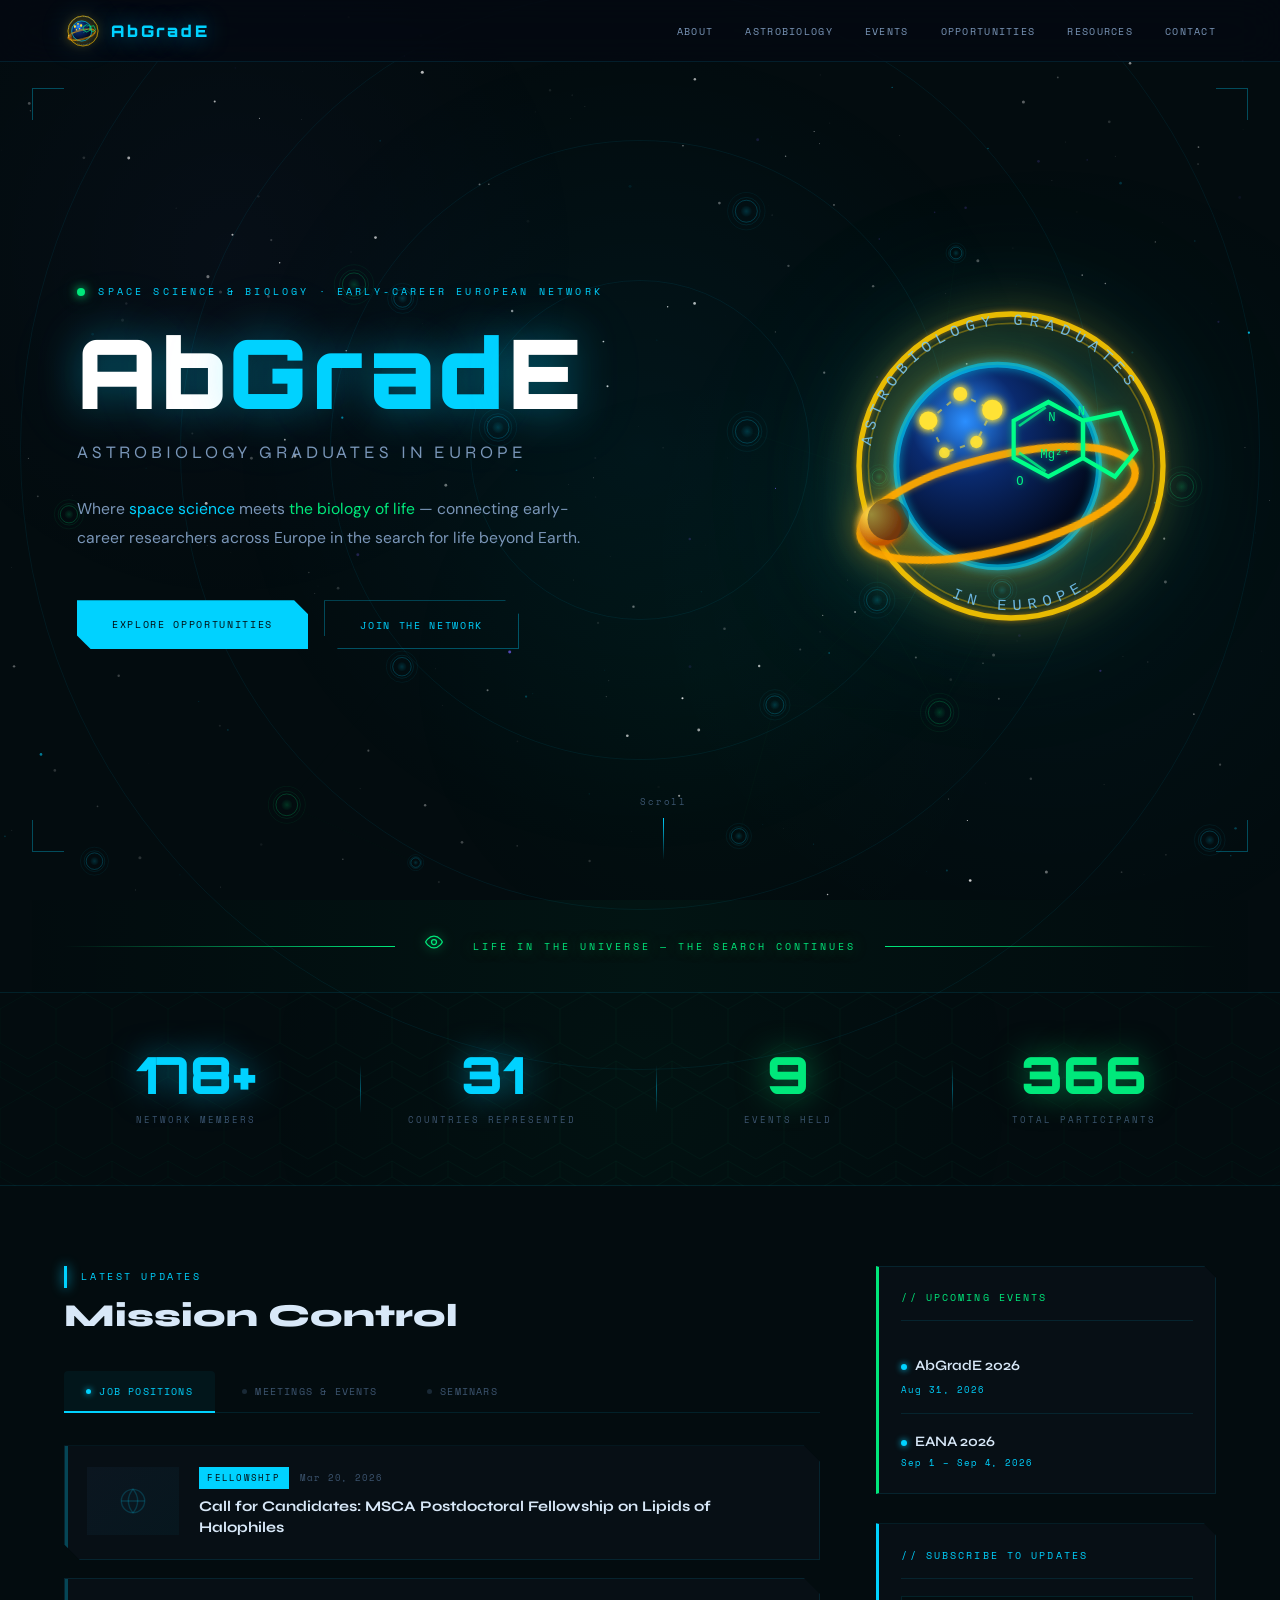
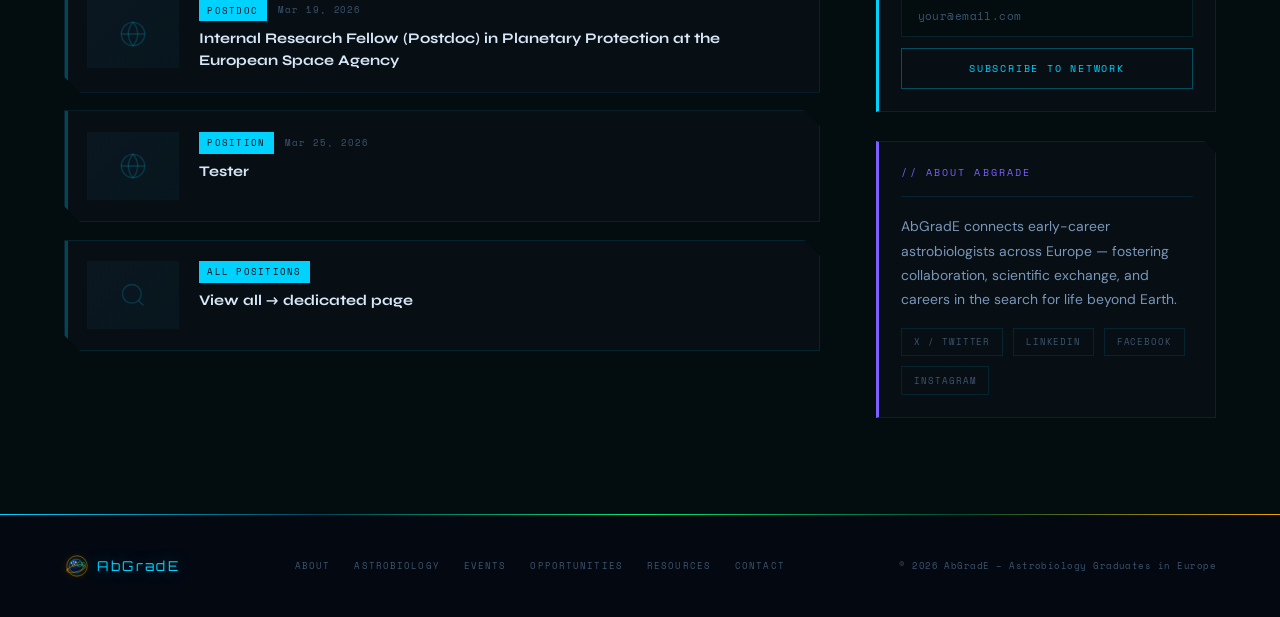
<file: index.html>
<!DOCTYPE html>
<html lang="en">
<head>
  <meta charset="UTF-8"><meta name="viewport" content="width=device-width, initial-scale=1.0">
  <title>AbGradE – Astrobiology Graduates in Europe</title>
  <link rel="preconnect" href="https://fonts.googleapis.com">
  <link rel="preconnect" href="https://fonts.gstatic.com" crossorigin>
  <link href="https://fonts.googleapis.com/css2?family=Orbitron:wght@400;700;900&family=Syne:wght@400;600;700;800&family=DM+Sans:opsz,wght@9..40,300;9..40,400;9..40,500&family=Space+Mono:wght@400;700&display=swap" rel="stylesheet">
  <link rel="stylesheet" href="style.css">
</head>
<body>

<canvas id="starfield"></canvas>

<!-- NAV -->
<nav class="nav">
  <a href="index.html" class="nav-logo">
    <img src="logo.svg" class="nav-logo-img" alt="AbGradE logo">
    <span class="nav-logo-text">AbGradE</span>
  </a>
  <ul class="nav-links">
    <li><a href="about.html">About</a></li>
    <li><a href="astrobiology.html">Astrobiology</a></li>
    <li><a href="events.html">Events</a></li>
    <li><a href="opportunities.html">Opportunities</a></li>
    <li><a href="resources.html">Resources</a></li>
    <li><a href="contact.html">Contact</a></li>
  </ul>
  <button class="nav-hamburger" aria-label="Toggle menu" aria-expanded="false">
    <span></span><span></span><span></span>
  </button>
</nav>

<!-- HERO -->
<section class="hero">
  <div class="ring"></div><div class="ring"></div><div class="ring"></div><div class="ring"></div>
  <div class="scan-beam"></div>
  <div class="hero-corner hero-corner--tl"></div>
  <div class="hero-corner hero-corner--tr"></div>
  <div class="hero-corner hero-corner--bl"></div>
  <div class="hero-corner hero-corner--br"></div>

  <!-- DNA Helix decoration (secondary, kept for main.js) -->
  <svg id="dna-helix" viewBox="0 0 80 400" xmlns="http://www.w3.org/2000/svg" style="display:none"></svg>

  <div class="hero-body">
    <p class="hero-eyebrow">Space Science &amp; Biology · Early-Career European Network</p>
    <h1 class="hero-title">Ab<em>Grad</em>E</h1>
    <p class="hero-sub">Astrobiology Graduates in Europe</p>
    <p class="hero-desc">Where <span style="color:var(--cyan)">space science</span> meets <span style="color:var(--green)">the biology of life</span> — connecting early-career researchers across Europe in the search for life beyond Earth.</p>
    <div class="hero-cta">
      <a href="opportunities.html" class="btn btn-primary">Explore Opportunities</a>
      <a href="about.html" class="btn btn-outline">Join the Network</a>
    </div>
  </div>

  <!-- Logo Emblem — right side of hero -->
  <div class="hero-emblem">
    <img src="logo.svg" alt="AbGradE">
  </div>

  <div class="hero-scroll">
    <span class="scroll-label">Scroll</span>
    <div class="scroll-line"></div>
  </div>
</section>

<!-- BIO DIVIDER: signal that we're about biology + space -->
<div class="bio-divider">
  <div class="bio-divider-icon">
    <svg width="20" height="20" viewBox="0 0 24 24" fill="none" stroke="currentColor" stroke-width="1.5">
      <path d="M2 12s3-7 10-7 10 7 10 7-3 7-10 7-10-7-10-7z"/>
      <circle cx="12" cy="12" r="3"/>
    </svg>
  </div>
  <span class="bio-divider-text">Life in the Universe — The Search Continues</span>
</div>

<!-- STATS — with count-up data attributes -->
<div class="stats-band">
  <div><div class="stat-val" data-target="245" data-suffix="+">0+</div><div class="stat-label">Network Members</div></div>
  <div><div class="stat-val" data-target="43" data-suffix="">0</div><div class="stat-label">Countries Represented</div></div>
  <div><div class="stat-val" data-target="12" data-suffix="">0</div><div class="stat-label">Events Held</div></div>
  <div><div class="stat-val" data-target="502" data-suffix="">0</div><div class="stat-label">Total Participants</div></div>
</div>

<!-- MAIN CONTENT -->
<div class="content">
  <div class="content-grid">
    <main>
      <div class="label-row"><span class="label-text">Latest Updates</span></div>
      <h2 class="section-title">Mission Control</h2>

      <div class="tabs">
        <button class="tab-btn active" onclick="switchTab(this,'jobs')">Job Positions</button>
        <button class="tab-btn" onclick="switchTab(this,'events')">Meetings &amp; Events</button>
        <button class="tab-btn" onclick="switchTab(this,'seminars')">Seminars</button>
      </div>

      <!-- JOBS — content.js updates these dynamically; static fallback shown if JS is off -->
      <div class="tab-panel active" id="tab-jobs">
        <div class="news-list">
          <a class="news-card" href="https://abgrade.eu/2026/03/20/call-for-candidates-interested-in-preparing-a-msca-postdoctoral-fellowship-on-lipids-of-halophiles/" target="_blank">
            <div class="card-icon"><svg width="28" height="28" viewBox="0 0 24 24" fill="none" stroke="currentColor" stroke-width="1.2"><circle cx="12" cy="12" r="10"/><path d="M12 2a15.3 15.3 0 0 1 4 10 15.3 15.3 0 0 1-4 10 15.3 15.3 0 0 1-4-10 15.3 15.3 0 0 1 4-10z"/><line x1="2" y1="12" x2="22" y2="12"/></svg></div>
            <div>
              <div class="card-meta"><span class="card-tag">Fellowship</span><span class="card-date">Mar 20, 2026</span></div>
              <div class="card-title">Call for Candidates: MSCA Postdoctoral Fellowship on Lipids of Halophiles</div>
            </div>
          </a>
          <a class="news-card" href="https://abgrade.eu/2026/03/19/internal-research-fellow-postdoc-in-planetary-protection-at-the-european-space-agency/" target="_blank">
            <div class="card-icon"><svg width="28" height="28" viewBox="0 0 24 24" fill="none" stroke="currentColor" stroke-width="1.2"><path d="M12 2L2 7l10 5 10-5-10-5z"/><path d="M2 17l10 5 10-5"/><path d="M2 12l10 5 10-5"/></svg></div>
            <div>
              <div class="card-meta"><span class="card-tag">Postdoc</span><span class="card-date">Mar 19, 2026</span></div>
              <div class="card-title">Internal Research Fellow (Postdoc) in Planetary Protection at ESA</div>
            </div>
          </a>
          <a class="news-card" href="opportunities.html">
            <div class="card-icon"><svg width="28" height="28" viewBox="0 0 24 24" fill="none" stroke="currentColor" stroke-width="1.2"><circle cx="11" cy="11" r="8"/><path d="m21 21-4.35-4.35"/></svg></div>
            <div>
              <div class="card-meta"><span class="card-tag">All Positions</span></div>
              <div class="card-title">View all open positions → Opportunities page</div>
            </div>
          </a>
        </div>
      </div>

      <!-- EVENTS — content.js updates these dynamically -->
      <div class="tab-panel" id="tab-events">
        <div class="news-list">
          <a class="news-card" href="https://abgrade.eu/2026/02/18/5th-interdisciplinary-origin-of-life-meeting-from-oolen-in-tokyo-japan/" target="_blank">
            <div class="card-icon"><svg width="28" height="28" viewBox="0 0 24 24" fill="none" stroke="currentColor" stroke-width="1.2"><rect x="3" y="4" width="18" height="18" rx="2"/><line x1="16" y1="2" x2="16" y2="6"/><line x1="8" y1="2" x2="8" y2="6"/><line x1="3" y1="10" x2="21" y2="10"/></svg></div>
            <div>
              <div class="card-meta"><span class="card-tag ev">Conference</span><span class="card-date">Feb 18, 2026</span></div>
              <div class="card-title">5th Interdisciplinary Origin of Life Meeting (OoLEN) — Tokyo, Japan</div>
            </div>
          </a>
          <a class="news-card" href="events.html">
            <div class="card-icon"><svg width="28" height="28" viewBox="0 0 24 24" fill="none" stroke="currentColor" stroke-width="1.2"><circle cx="11" cy="11" r="8"/><path d="m21 21-4.35-4.35"/></svg></div>
            <div>
              <div class="card-meta"><span class="card-tag ev">All Events</span></div>
              <div class="card-title">View all upcoming and past events → Events page</div>
            </div>
          </a>
        </div>
      </div>

      <!-- SEMINARS — content.js updates these dynamically -->
      <div class="tab-panel" id="tab-seminars">
        <div class="news-list">
          <a class="news-card" href="https://abgrade.eu/2026/03/06/save-the-date-esa-nasa-omics-data-sharing-seminar/" target="_blank">
            <div class="card-icon"><svg width="28" height="28" viewBox="0 0 24 24" fill="none" stroke="currentColor" stroke-width="1.2"><polygon points="23 7 16 12 23 17 23 7"/><rect x="1" y="5" width="15" height="14" rx="2"/></svg></div>
            <div>
              <div class="card-meta"><span class="card-tag sem">Seminar</span><span class="card-date">Mar 6, 2026</span></div>
              <div class="card-title">Save the Date – ESA–NASA Omics Data Sharing Seminar</div>
            </div>
          </a>
          <a class="news-card" href="events.html">
            <div class="card-icon"><svg width="28" height="28" viewBox="0 0 24 24" fill="none" stroke="currentColor" stroke-width="1.2"><circle cx="11" cy="11" r="8"/><path d="m21 21-4.35-4.35"/></svg></div>
            <div>
              <div class="card-meta"><span class="card-tag sem">All Seminars</span></div>
              <div class="card-title">View all seminars → Events page</div>
            </div>
          </a>
        </div>
      </div>
    </main>

    <!-- SIDEBAR -->
    <aside class="sidebar">
      <div class="s-card">
        <div class="s-title">// Upcoming Events</div>
      </div>
      <div class="s-card">
        <div class="s-title">// Subscribe to Updates</div>
        <input class="nl-input" type="email" placeholder="your@email.com">
        <button class="nl-btn">Subscribe to Network</button>
      </div>
      <div class="s-card">
        <div class="s-title">// About AbGradE</div>
        <p class="about-text">AbGradE connects early-career astrobiologists across Europe — fostering collaboration, scientific exchange, and careers in the search for life beyond Earth.</p>
        <div class="social-row">
          <a class="soc-link" href="https://x.com/abgradeurope" target="_blank">X / Twitter</a>
          <a class="soc-link" href="https://www.linkedin.com/company/abgrade/" target="_blank">LinkedIn</a>
          <a class="soc-link" href="https://www.facebook.com/AbGradE" target="_blank">Facebook</a>
          <a class="soc-link" href="https://www.instagram.com/_abgrade_/" target="_blank">Instagram</a>
        </div>
      </div>
    </aside>
  </div>
</div>

<!-- FOOTER -->
<footer>
  <div class="footer-brand"><img src="logo.svg" class="footer-logo-img" alt=""> AbGradE</div>
  <nav class="footer-nav">
    <a href="about.html">About</a><a href="astrobiology.html">Astrobiology</a>
    <a href="events.html">Events</a><a href="opportunities.html">Opportunities</a>
    <a href="resources.html">Resources</a><a href="contact.html">Contact</a>
  </nav>
  <div class="footer-copy">© 2026 AbGradE – Astrobiology Graduates in Europe</div>
</footer>

<script src="content.js" defer></script>
<script src="main.js" defer></script>
<script src="https://identity.netlify.com/v1/netlify-identity-widget.js"></script>
<script>
  if (window.netlifyIdentity) {
    window.netlifyIdentity.on("init", user => {
      if (!user) { window.netlifyIdentity.on("login", () => { document.location.href = "/admin/"; }); }
    });
  }
</script>
</body>
</html>
</file>
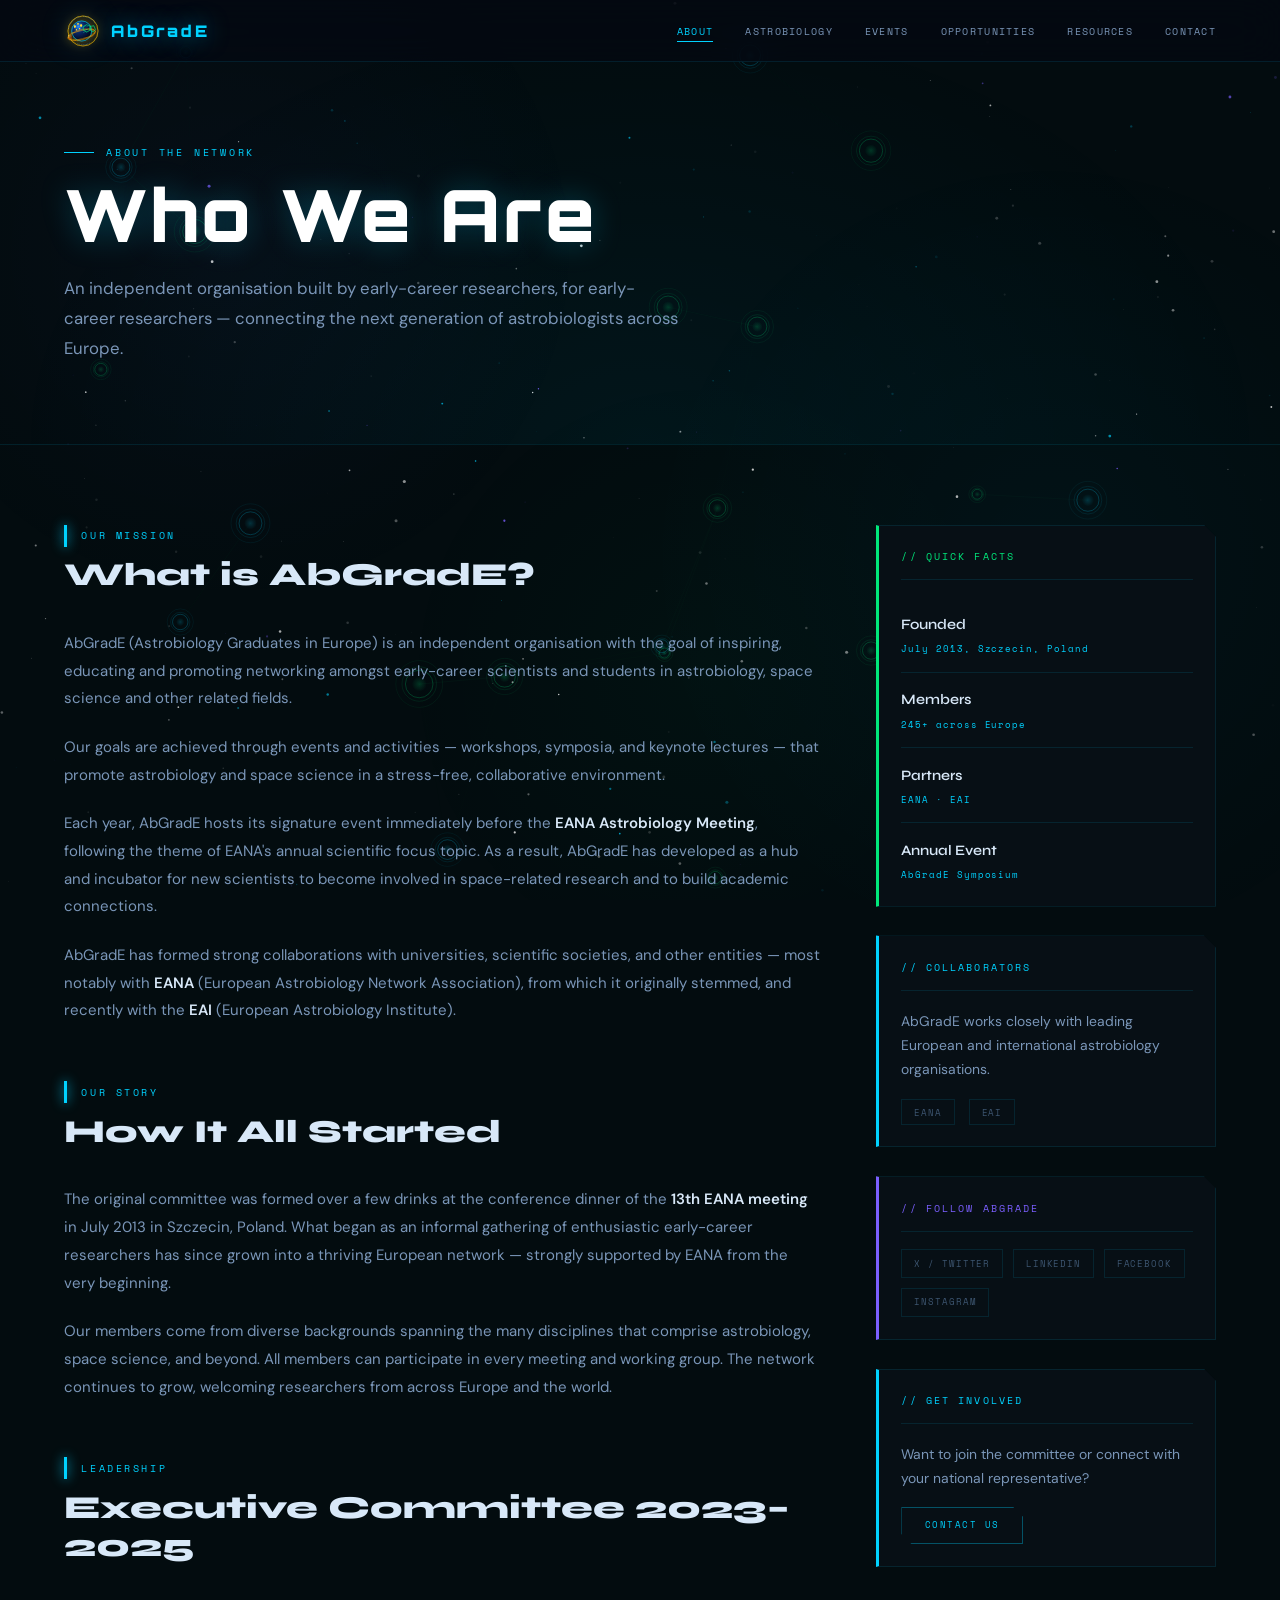
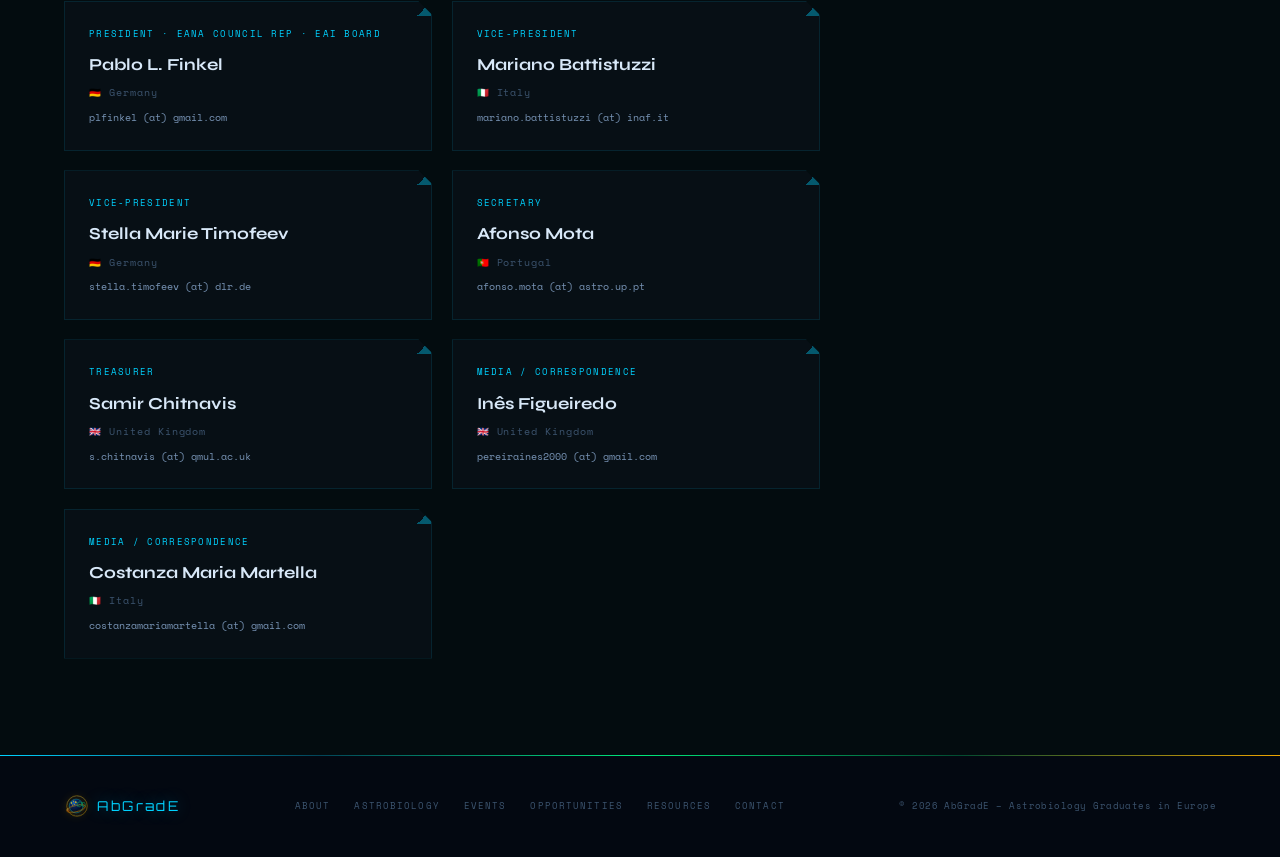
<file: about.html>
<!DOCTYPE html>
<html lang="en">
<head>
  <meta charset="UTF-8"><meta name="viewport" content="width=device-width, initial-scale=1.0">
  <title>About – AbGradE</title>
  <link rel="preconnect" href="https://fonts.googleapis.com">
  <link rel="preconnect" href="https://fonts.gstatic.com" crossorigin>
  <link href="https://fonts.googleapis.com/css2?family=Orbitron:wght@400;700;900&family=Syne:wght@400;600;700;800&family=DM+Sans:opsz,wght@9..40,300;9..40,400;9..40,500&family=Space+Mono:wght@400;700&display=swap" rel="stylesheet">
  <link rel="stylesheet" href="style.css">
</head>
<body>

<canvas id="starfield"></canvas>

<nav class="nav">
  <a href="index.html" class="nav-logo">
    <img src="logo.svg" class="nav-logo-img" alt="AbGradE logo">
    <span class="nav-logo-text">AbGradE</span>
  </a>
  <ul class="nav-links">
    <li><a href="about.html">About</a></li>
    <li><a href="astrobiology.html">Astrobiology</a></li>
    <li><a href="events.html">Events</a></li>
    <li><a href="opportunities.html">Opportunities</a></li>
    <li><a href="resources.html">Resources</a></li>
    <li><a href="contact.html">Contact</a></li>
  </ul>
  <button class="nav-hamburger" aria-label="Toggle menu" aria-expanded="false"><span></span><span></span><span></span></button>
</nav>

<header class="page-header">
  <div class="page-header-scan"></div>
  <div class="page-header-inner">
    <div class="page-header-label">About the Network</div>
    <h1 class="page-header-title">Who We Are</h1>
    <p class="page-header-desc">An independent organisation built by early-career researchers, for early-career researchers — connecting the next generation of astrobiologists across Europe.</p>
  </div>
</header>

<div class="content">
  <div class="content-grid">
    <main>

      <!-- WHAT IS ABGRADE -->
      <div class="label-row"><span class="label-text">Our Mission</span></div>
      <h2 class="section-title">What is AbGradE?</h2>
      <div class="prose" style="margin-bottom:3.5rem;">
        <p>AbGradE (Astrobiology Graduates in Europe) is an independent organisation with the goal of inspiring, educating and promoting networking amongst early-career scientists and students in astrobiology, space science and other related fields.</p>
        <p>Our goals are achieved through events and activities — workshops, symposia, and keynote lectures — that promote astrobiology and space science in a stress-free, collaborative environment.</p>
        <p>Each year, AbGradE hosts its signature event immediately before the <strong>EANA Astrobiology Meeting</strong>, following the theme of EANA's annual scientific focus topic. As a result, AbGradE has developed as a hub and incubator for new scientists to become involved in space-related research and to build academic connections.</p>
        <p>AbGradE has formed strong collaborations with universities, scientific societies, and other entities — most notably with <strong>EANA</strong> (European Astrobiology Network Association), from which it originally stemmed, and recently with the <strong>EAI</strong> (European Astrobiology Institute).</p>
      </div>

      <!-- ORIGIN STORY -->
      <div class="label-row"><span class="label-text">Our Story</span></div>
      <h2 class="section-title">How It All Started</h2>
      <div class="prose" style="margin-bottom:3.5rem;">
        <p>The original committee was formed over a few drinks at the conference dinner of the <strong>13th EANA meeting</strong> in July 2013 in Szczecin, Poland. What began as an informal gathering of enthusiastic early-career researchers has since grown into a thriving European network — strongly supported by EANA from the very beginning.</p>
        <p>Our members come from diverse backgrounds spanning the many disciplines that comprise astrobiology, space science, and beyond. All members can participate in every meeting and working group. The network continues to grow, welcoming researchers from across Europe and the world.</p>
      </div>

      <!-- EXECUTIVE COMMITTEE -->
      <div class="label-row"><span class="label-text">Leadership</span></div>
      <h2 class="section-title">Executive Committee 2023–2025</h2>
      <div class="team-grid">

        <div class="team-card">
          <div class="team-role">President · EANA Council Rep · EAI Board</div>
          <div class="team-name">Pablo L. Finkel</div>
          <div class="team-country">🇩🇪 Germany</div>
          <div class="team-email">plfinkel (at) gmail.com</div>
        </div>

        <div class="team-card">
          <div class="team-role">Vice-President</div>
          <div class="team-name">Mariano Battistuzzi</div>
          <div class="team-country">🇮🇹 Italy</div>
          <div class="team-email">mariano.battistuzzi (at) inaf.it</div>
        </div>

        <div class="team-card">
          <div class="team-role">Vice-President</div>
          <div class="team-name">Stella Marie Timofeev</div>
          <div class="team-country">🇩🇪 Germany</div>
          <div class="team-email">stella.timofeev (at) dlr.de</div>
        </div>

        <div class="team-card">
          <div class="team-role">Secretary</div>
          <div class="team-name">Afonso Mota</div>
          <div class="team-country">🇵🇹 Portugal</div>
          <div class="team-email">afonso.mota (at) astro.up.pt</div>
        </div>

        <div class="team-card">
          <div class="team-role">Treasurer</div>
          <div class="team-name">Samir Chitnavis</div>
          <div class="team-country">🇬🇧 United Kingdom</div>
          <div class="team-email">s.chitnavis (at) qmul.ac.uk</div>
        </div>

        <div class="team-card">
          <div class="team-role">Media / Correspondence</div>
          <div class="team-name">Inês Figueiredo</div>
          <div class="team-country">🇬🇧 United Kingdom</div>
          <div class="team-email">pereiraines2000 (at) gmail.com</div>
        </div>

        <div class="team-card">
          <div class="team-role">Media / Correspondence</div>
          <div class="team-name">Costanza Maria Martella</div>
          <div class="team-country">🇮🇹 Italy</div>
          <div class="team-email">costanzamariamartella (at) gmail.com</div>
        </div>

      </div>
    </main>

    <aside class="sidebar">
      <div class="s-card">
        <div class="s-title">// Quick Facts</div>
        <div class="cal-item"><div class="cal-name">Founded</div><div class="cal-date">July 2013, Szczecin, Poland</div></div>
        <div class="cal-item"><div class="cal-name">Members</div><div class="cal-date">245+ across Europe</div></div>
        <div class="cal-item"><div class="cal-name">Partners</div><div class="cal-date">EANA · EAI</div></div>
        <div class="cal-item"><div class="cal-name">Annual Event</div><div class="cal-date">AbGradE Symposium</div></div>
      </div>
      <div class="s-card">
        <div class="s-title">// Collaborators</div>
        <p class="about-text" style="margin-bottom:1rem;">AbGradE works closely with leading European and international astrobiology organisations.</p>
        <a href="https://www.eana-net.eu/" class="soc-link" target="_blank">EANA</a>
        <a href="https://www.europeanastrobiology.eu/" class="soc-link" target="_blank" style="margin-left:.6rem;">EAI</a>
      </div>
      <div class="s-card">
        <div class="s-title">// Follow AbGradE</div>
        <div class="social-row">
          <a class="soc-link" href="https://x.com/abgradeurope" target="_blank">X / Twitter</a>
          <a class="soc-link" href="https://www.linkedin.com/company/abgrade/" target="_blank">LinkedIn</a>
          <a class="soc-link" href="https://www.facebook.com/AbGradE" target="_blank">Facebook</a>
          <a class="soc-link" href="https://www.instagram.com/_abgrade_/" target="_blank">Instagram</a>
        </div>
      </div>
      <div class="s-card">
        <div class="s-title">// Get Involved</div>
        <p class="about-text" style="margin-bottom:1rem;">Want to join the committee or connect with your national representative?</p>
        <a href="contact.html" class="btn btn-outline btn-sm">Contact Us</a>
      </div>
    </aside>
  </div>
</div>

<footer>
  <div class="footer-brand"><img src="logo.svg" class="footer-logo-img" alt=""> AbGradE</div>
  <nav class="footer-nav">
    <a href="about.html">About</a><a href="astrobiology.html">Astrobiology</a>
    <a href="events.html">Events</a><a href="opportunities.html">Opportunities</a>
    <a href="resources.html">Resources</a><a href="contact.html">Contact</a>
  </nav>
  <div class="footer-copy">© 2026 AbGradE – Astrobiology Graduates in Europe</div>
</footer>

<script src="main.js"></script>
<script src="https://identity.netlify.com/v1/netlify-identity-widget.js"></script>
<script>
  if (window.netlifyIdentity) {
    window.netlifyIdentity.on("init", user => {
      if (!user) { window.netlifyIdentity.on("login", () => { document.location.href = "/admin/"; }); }
    });
  }
</script>
</body>
</html>
</file>
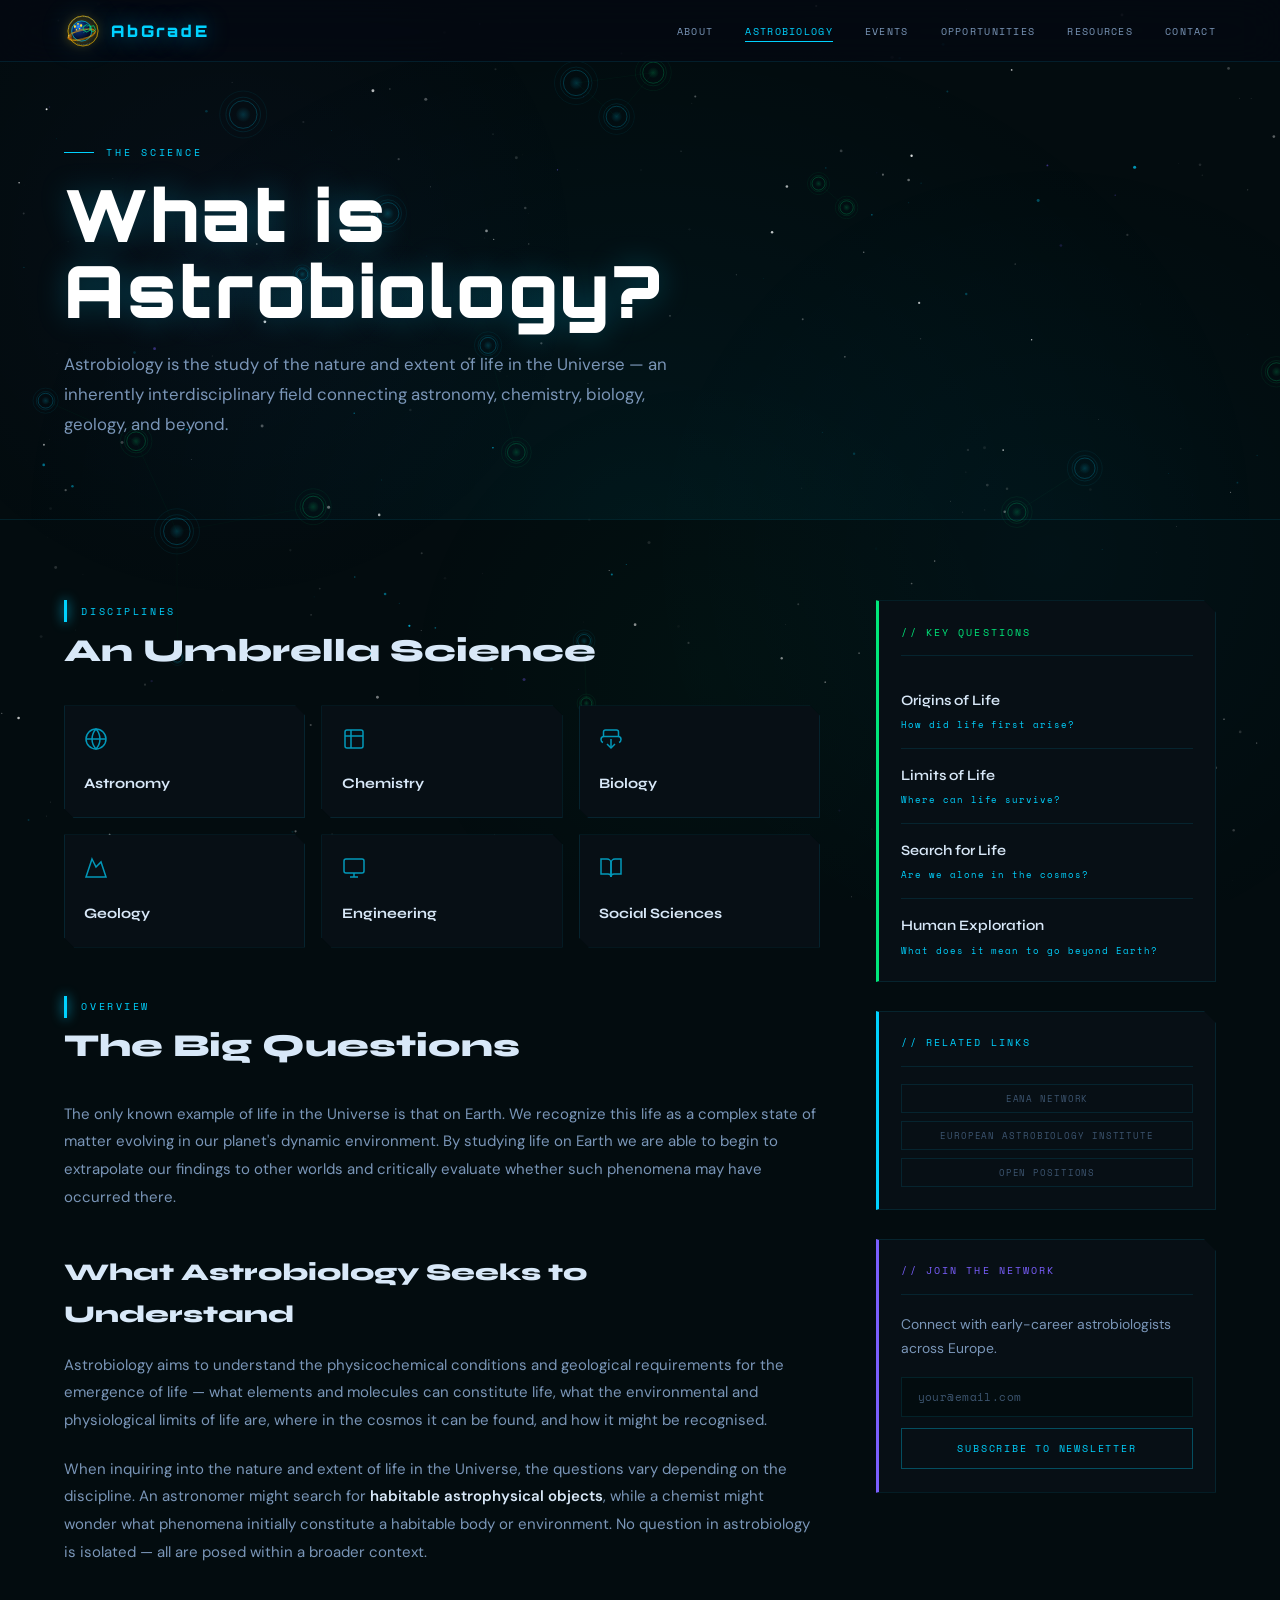
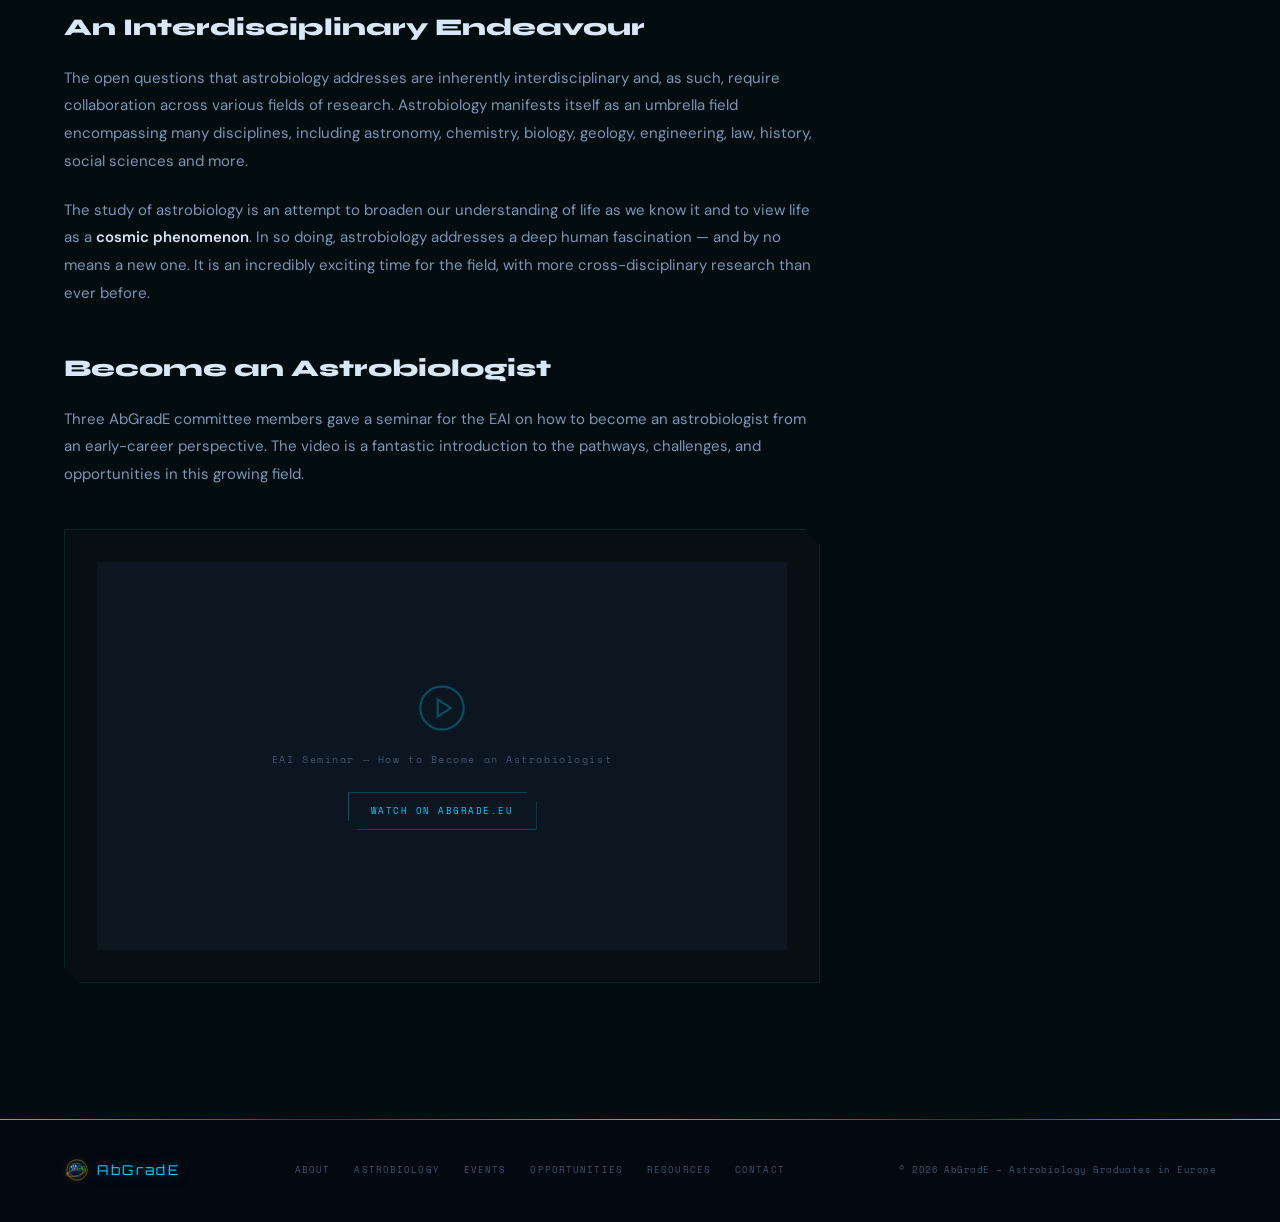
<file: astrobiology.html>
<!DOCTYPE html>
<html lang="en">
<head>
  <meta charset="UTF-8"><meta name="viewport" content="width=device-width, initial-scale=1.0">
  <title>What is Astrobiology? – AbGradE</title>
  <link rel="preconnect" href="https://fonts.googleapis.com">
  <link rel="preconnect" href="https://fonts.gstatic.com" crossorigin>
  <link href="https://fonts.googleapis.com/css2?family=Orbitron:wght@400;700;900&family=Syne:wght@400;600;700;800&family=DM+Sans:opsz,wght@9..40,300;9..40,400;9..40,500&family=Space+Mono:wght@400;700&display=swap" rel="stylesheet">
  <link rel="stylesheet" href="style.css">
</head>
<body>

<canvas id="starfield"></canvas>

<nav class="nav">
  <a href="index.html" class="nav-logo">
    <img src="logo.svg" class="nav-logo-img" alt="AbGradE logo">
    <span class="nav-logo-text">AbGradE</span>
  </a>
  <ul class="nav-links">
    <li><a href="about.html">About</a></li>
    <li><a href="astrobiology.html">Astrobiology</a></li>
    <li><a href="events.html">Events</a></li>
    <li><a href="opportunities.html">Opportunities</a></li>
    <li><a href="resources.html">Resources</a></li>
    <li><a href="contact.html">Contact</a></li>
  </ul>
  <button class="nav-hamburger" aria-label="Toggle menu" aria-expanded="false"><span></span><span></span><span></span></button>
</nav>

<header class="page-header">
  <div class="page-header-scan"></div>
  <div class="page-header-inner">
    <div class="page-header-label">The Science</div>
    <h1 class="page-header-title">What is Astrobiology?</h1>
    <p class="page-header-desc">Astrobiology is the study of the nature and extent of life in the Universe — an inherently interdisciplinary field connecting astronomy, chemistry, biology, geology, and beyond.</p>
  </div>
</header>

<div class="content">
  <div class="content-grid">
    <main>

      <!-- DISCIPLINES -->
      <div class="label-row"><span class="label-text">Disciplines</span></div>
      <h2 class="section-title">An Umbrella Science</h2>
      <div class="disc-grid">
        <div class="disc-card">
          <div class="disc-icon"><svg width="24" height="24" viewBox="0 0 24 24" fill="none" stroke="currentColor" stroke-width="1.5"><circle cx="12" cy="12" r="10"/><path d="M12 2a15.3 15.3 0 0 1 4 10 15.3 15.3 0 0 1-4 10 15.3 15.3 0 0 1-4-10 15.3 15.3 0 0 1 4-10z"/><line x1="2" y1="12" x2="22" y2="12"/></svg></div>
          <div class="disc-name">Astronomy</div>
        </div>
        <div class="disc-card">
          <div class="disc-icon"><svg width="24" height="24" viewBox="0 0 24 24" fill="none" stroke="currentColor" stroke-width="1.5"><path d="M9 3H5a2 2 0 0 0-2 2v4m6-6h10a2 2 0 0 1 2 2v4M9 3v18m0 0h10a2 2 0 0 0 2-2V9M9 21H5a2 2 0 0 1-2-2V9m0 0h18"/></svg></div>
          <div class="disc-name">Chemistry</div>
        </div>
        <div class="disc-card">
          <div class="disc-icon"><svg width="24" height="24" viewBox="0 0 24 24" fill="none" stroke="currentColor" stroke-width="1.5"><path d="M4.5 9.5V5a2 2 0 0 1 2-2h11a2 2 0 0 1 2 2v4.5"/><path d="M4 15.5C2.5 15 2 14 2 12.5c0-2 1.5-3 3-3h14c1.5 0 3 1 3 3 0 1.5-.5 2.5-2 3"/><path d="M12 12v9"/><path d="M8 17l4 4 4-4"/></svg></div>
          <div class="disc-name">Biology</div>
        </div>
        <div class="disc-card">
          <div class="disc-icon"><svg width="24" height="24" viewBox="0 0 24 24" fill="none" stroke="currentColor" stroke-width="1.5"><path d="m8 3 4 8 5-5 5 15H2L8 3z"/></svg></div>
          <div class="disc-name">Geology</div>
        </div>
        <div class="disc-card">
          <div class="disc-icon"><svg width="24" height="24" viewBox="0 0 24 24" fill="none" stroke="currentColor" stroke-width="1.5"><rect x="2" y="3" width="20" height="14" rx="2"/><path d="M8 21h8m-4-4v4"/></svg></div>
          <div class="disc-name">Engineering</div>
        </div>
        <div class="disc-card">
          <div class="disc-icon"><svg width="24" height="24" viewBox="0 0 24 24" fill="none" stroke="currentColor" stroke-width="1.5"><path d="M2 3h6a4 4 0 0 1 4 4v14a3 3 0 0 0-3-3H2z"/><path d="M22 3h-6a4 4 0 0 0-4 4v14a3 3 0 0 1 3-3h7z"/></svg></div>
          <div class="disc-name">Social Sciences</div>
        </div>
      </div>

      <!-- MAIN PROSE -->
      <div class="label-row"><span class="label-text">Overview</span></div>
      <h2 class="section-title">The Big Questions</h2>
      <div class="prose">
        <p>The only known example of life in the Universe is that on Earth. We recognize this life as a complex state of matter evolving in our planet's dynamic environment. By studying life on Earth we are able to begin to extrapolate our findings to other worlds and critically evaluate whether such phenomena may have occurred there.</p>

        <h2>What Astrobiology Seeks to Understand</h2>
        <p>Astrobiology aims to understand the physicochemical conditions and geological requirements for the emergence of life — what elements and molecules can constitute life, what the environmental and physiological limits of life are, where in the cosmos it can be found, and how it might be recognised.</p>

        <p>When inquiring into the nature and extent of life in the Universe, the questions vary depending on the discipline. An astronomer might search for <strong>habitable astrophysical objects</strong>, while a chemist might wonder what phenomena initially constitute a habitable body or environment. No question in astrobiology is isolated — all are posed within a broader context.</p>

        <h2>An Interdisciplinary Endeavour</h2>
        <p>The open questions that astrobiology addresses are inherently interdisciplinary and, as such, require collaboration across various fields of research. Astrobiology manifests itself as an umbrella field encompassing many disciplines, including astronomy, chemistry, biology, geology, engineering, law, history, social sciences and more.</p>

        <p>The study of astrobiology is an attempt to broaden our understanding of life as we know it and to view life as a <strong>cosmic phenomenon</strong>. In so doing, astrobiology addresses a deep human fascination — and by no means a new one. It is an incredibly exciting time for the field, with more cross-disciplinary research than ever before.</p>

        <h2>Become an Astrobiologist</h2>
        <p>Three AbGradE committee members gave a seminar for the EAI on how to become an astrobiologist from an early-career perspective. The video is a fantastic introduction to the pathways, challenges, and opportunities in this growing field.</p>
      </div>

      <!-- VIDEO PLACEHOLDER -->
      <div class="video-wrap reveal">
        <div class="video-placeholder">
          <svg width="52" height="52" viewBox="0 0 24 24" fill="none" stroke="currentColor" stroke-width="1"><circle cx="12" cy="12" r="10"/><polygon points="10 8 16 12 10 16 10 8"/></svg>
          <p>EAI Seminar — How to Become an Astrobiologist</p>
          <a href="https://abgrade.eu/what-is-astrobiology/" target="_blank" class="btn btn-outline btn-sm" style="margin-top:.5rem;">Watch on abgrade.eu</a>
        </div>
      </div>

    </main>

    <aside class="sidebar">
      <div class="s-card">
        <div class="s-title">// Key Questions</div>
        <div class="cal-item"><div class="cal-name">Origins of Life</div><div class="cal-date">How did life first arise?</div></div>
        <div class="cal-item"><div class="cal-name">Limits of Life</div><div class="cal-date">Where can life survive?</div></div>
        <div class="cal-item"><div class="cal-name">Search for Life</div><div class="cal-date">Are we alone in the cosmos?</div></div>
        <div class="cal-item"><div class="cal-name">Human Exploration</div><div class="cal-date">What does it mean to go beyond Earth?</div></div>
      </div>
      <div class="s-card">
        <div class="s-title">// Related Links</div>
        <div class="social-row" style="flex-direction:column; gap:.5rem;">
          <a href="https://www.eana-net.eu/" class="soc-link" target="_blank" style="width:100%;text-align:center;">EANA Network</a>
          <a href="https://www.europeanastrobiology.eu/" class="soc-link" target="_blank" style="width:100%;text-align:center;">European Astrobiology Institute</a>
          <a href="opportunities.html" class="soc-link" style="width:100%;text-align:center;">Open Positions</a>
        </div>
      </div>
      <div class="s-card">
        <div class="s-title">// Join the Network</div>
        <p class="about-text" style="margin-bottom:1rem;">Connect with early-career astrobiologists across Europe.</p>
        <input class="nl-input" type="email" placeholder="your@email.com">
        <button class="nl-btn">Subscribe to Newsletter</button>
      </div>
    </aside>
  </div>
</div>

<footer>
  <div class="footer-brand"><img src="logo.svg" class="footer-logo-img" alt=""> AbGradE</div>
  <nav class="footer-nav">
    <a href="about.html">About</a><a href="astrobiology.html">Astrobiology</a>
    <a href="events.html">Events</a><a href="opportunities.html">Opportunities</a>
    <a href="resources.html">Resources</a><a href="contact.html">Contact</a>
  </nav>
  <div class="footer-copy">© 2026 AbGradE – Astrobiology Graduates in Europe</div>
</footer>

<script src="main.js"></script>
<script src="https://identity.netlify.com/v1/netlify-identity-widget.js"></script>
<script>
  if (window.netlifyIdentity) {
    window.netlifyIdentity.on("init", user => {
      if (!user) { window.netlifyIdentity.on("login", () => { document.location.href = "/admin/"; }); }
    });
  }
</script>
</body>
</html>
</file>
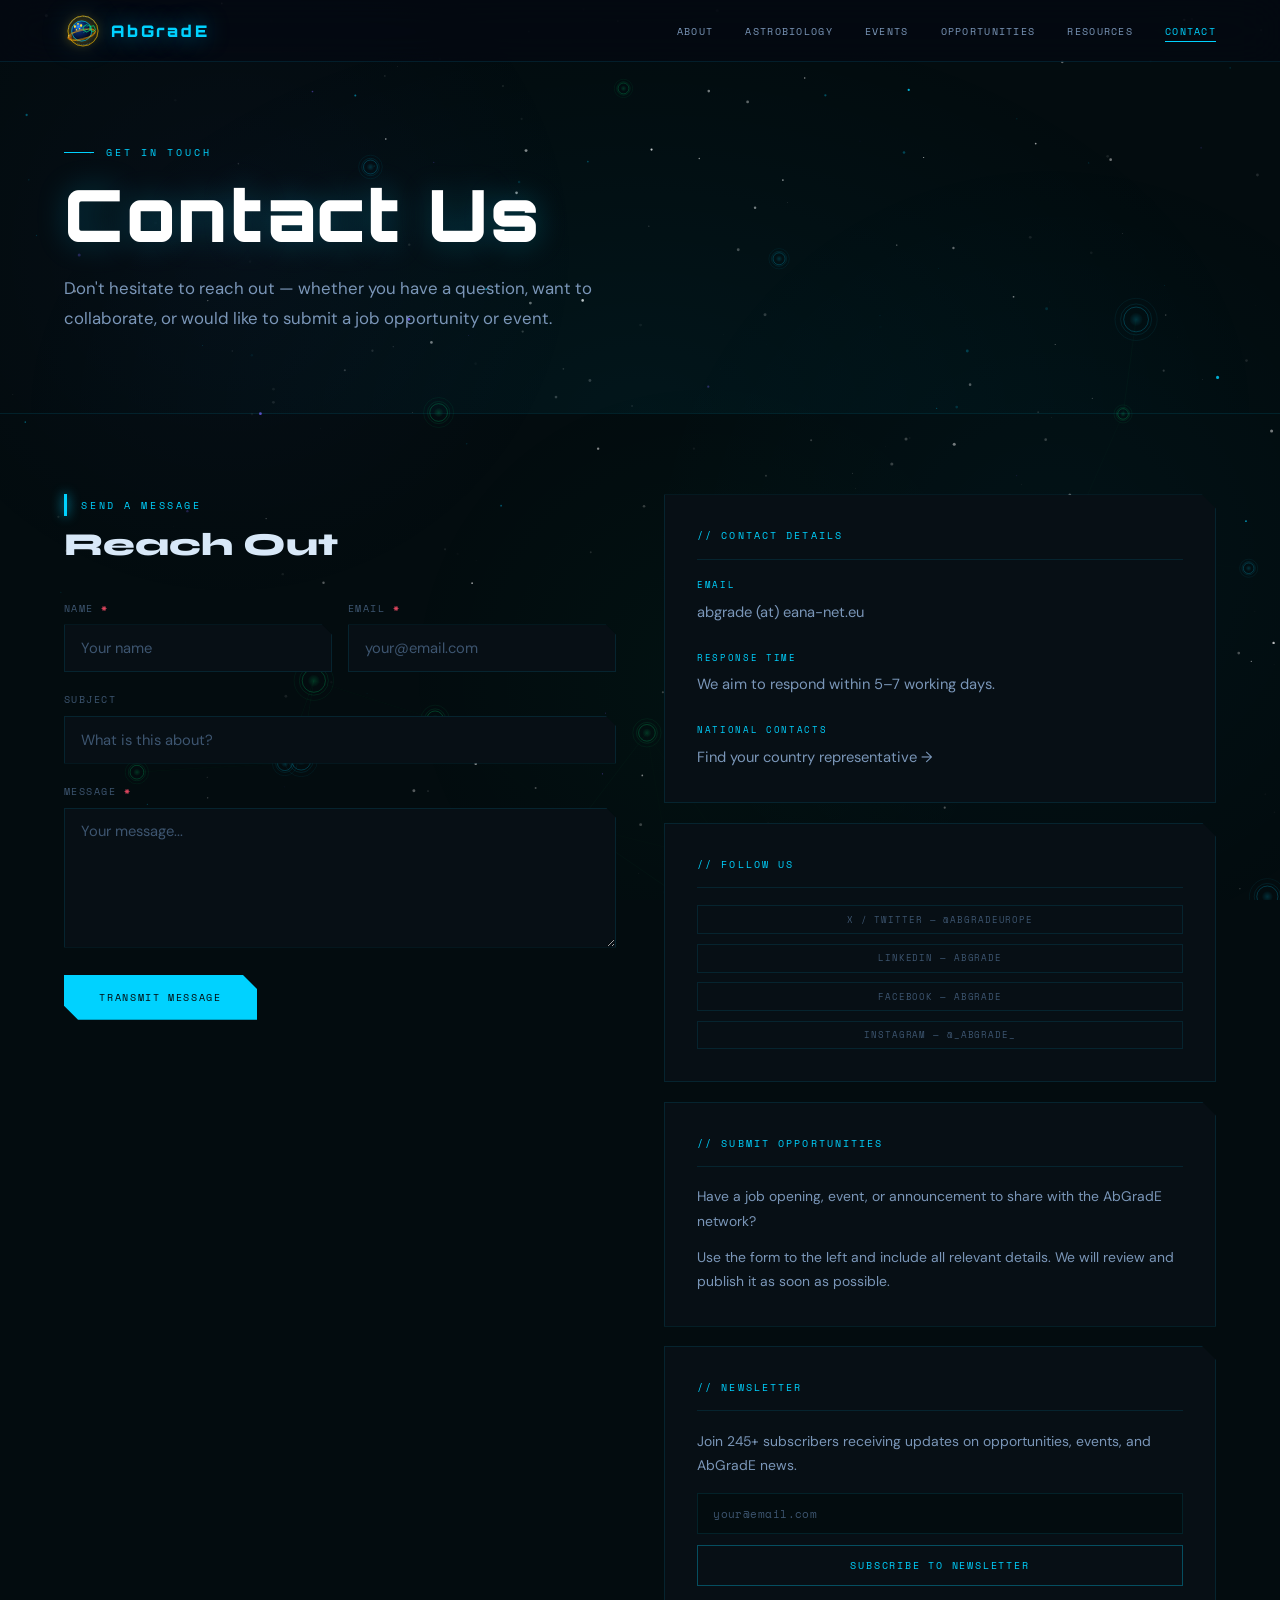
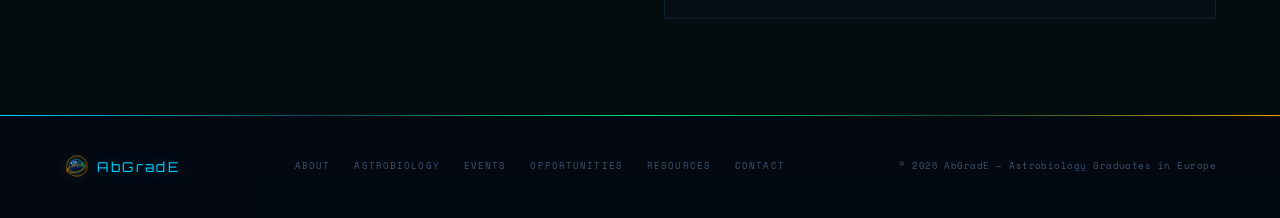
<file: contact.html>
<!DOCTYPE html>
<html lang="en">
<head>
  <meta charset="UTF-8"><meta name="viewport" content="width=device-width, initial-scale=1.0">
  <title>Contact – AbGradE</title>
  <link rel="preconnect" href="https://fonts.googleapis.com">
  <link rel="preconnect" href="https://fonts.gstatic.com" crossorigin>
  <link href="https://fonts.googleapis.com/css2?family=Orbitron:wght@400;700;900&family=Syne:wght@400;600;700;800&family=DM+Sans:opsz,wght@9..40,300;9..40,400;9..40,500&family=Space+Mono:wght@400;700&display=swap" rel="stylesheet">
  <link rel="stylesheet" href="style.css">
</head>
<body>

<canvas id="starfield"></canvas>

<nav class="nav">
  <a href="index.html" class="nav-logo">
    <img src="logo.svg" class="nav-logo-img" alt="AbGradE logo">
    <span class="nav-logo-text">AbGradE</span>
  </a>
  <ul class="nav-links">
    <li><a href="about.html">About</a></li>
    <li><a href="astrobiology.html">Astrobiology</a></li>
    <li><a href="events.html">Events</a></li>
    <li><a href="opportunities.html">Opportunities</a></li>
    <li><a href="resources.html">Resources</a></li>
    <li><a href="contact.html">Contact</a></li>
  </ul>
  <button class="nav-hamburger" aria-label="Toggle menu" aria-expanded="false"><span></span><span></span><span></span></button>
</nav>

<header class="page-header">
  <div class="page-header-scan"></div>
  <div class="page-header-inner">
    <div class="page-header-label">Get in Touch</div>
    <h1 class="page-header-title">Contact Us</h1>
    <p class="page-header-desc">Don't hesitate to reach out — whether you have a question, want to collaborate, or would like to submit a job opportunity or event.</p>
  </div>
</header>

<div class="content">
  <div class="contact-grid">

    <!-- FORM -->
    <div>
      <div class="label-row"><span class="label-text">Send a Message</span></div>
      <h2 class="section-title">Reach Out</h2>
      <form action="https://abgrade.eu/contact-us/" method="post" target="_blank">
        <div style="display:grid;grid-template-columns:1fr 1fr;gap:1rem;">
          <div class="form-field">
            <label class="form-label">Name <span style="color:var(--red)">*</span></label>
            <input class="form-input" type="text" name="name" placeholder="Your name" required>
          </div>
          <div class="form-field">
            <label class="form-label">Email <span style="color:var(--red)">*</span></label>
            <input class="form-input" type="email" name="email" placeholder="your@email.com" required>
          </div>
        </div>
        <div class="form-field">
          <label class="form-label">Subject</label>
          <input class="form-input" type="text" name="subject" placeholder="What is this about?">
        </div>
        <div class="form-field">
          <label class="form-label">Message <span style="color:var(--red)">*</span></label>
          <textarea class="form-textarea" name="message" placeholder="Your message..." required></textarea>
        </div>
        <button type="submit" class="btn btn-primary">Transmit Message</button>
      </form>
    </div>

    <!-- INFO -->
    <div style="display:flex;flex-direction:column;gap:1.2rem;">

      <div class="contact-info-card">
        <div class="s-title">// Contact Details</div>
        <div class="contact-detail">
          <div class="contact-detail-label">Email</div>
          <div class="contact-detail-val"><a href="mailto:abgrade@eana-net.eu">abgrade (at) eana-net.eu</a></div>
        </div>
        <div class="contact-detail">
          <div class="contact-detail-label">Response Time</div>
          <div class="contact-detail-val">We aim to respond within 5–7 working days.</div>
        </div>
        <div class="contact-detail" style="margin-bottom:0;">
          <div class="contact-detail-label">National Contacts</div>
          <div class="contact-detail-val"><a href="resources.html">Find your country representative →</a></div>
        </div>
      </div>

      <div class="contact-info-card">
        <div class="s-title">// Follow Us</div>
        <div class="social-row" style="flex-direction:column;gap:.6rem;">
          <a class="soc-link" href="https://x.com/abgradeurope" target="_blank" style="width:100%;text-align:center;">X / Twitter — @abgradeurope</a>
          <a class="soc-link" href="https://www.linkedin.com/company/abgrade/" target="_blank" style="width:100%;text-align:center;">LinkedIn — AbGradE</a>
          <a class="soc-link" href="https://www.facebook.com/AbGradE" target="_blank" style="width:100%;text-align:center;">Facebook — AbGradE</a>
          <a class="soc-link" href="https://www.instagram.com/_abgrade_/" target="_blank" style="width:100%;text-align:center;">Instagram — @_abgrade_</a>
        </div>
      </div>

      <div class="contact-info-card">
        <div class="s-title">// Submit Opportunities</div>
        <p class="about-text" style="margin-bottom:.75rem;">Have a job opening, event, or announcement to share with the AbGradE network?</p>
        <p class="about-text">Use the form to the left and include all relevant details. We will review and publish it as soon as possible.</p>
      </div>

      <div class="contact-info-card">
        <div class="s-title">// Newsletter</div>
        <p class="about-text" style="margin-bottom:1rem;">Join 245+ subscribers receiving updates on opportunities, events, and AbGradE news.</p>
        <input class="nl-input" type="email" placeholder="your@email.com">
        <button class="nl-btn">Subscribe to Newsletter</button>
      </div>

    </div>
  </div>
</div>

<footer>
  <div class="footer-brand"><img src="logo.svg" class="footer-logo-img" alt=""> AbGradE</div>
  <nav class="footer-nav">
    <a href="about.html">About</a><a href="astrobiology.html">Astrobiology</a>
    <a href="events.html">Events</a><a href="opportunities.html">Opportunities</a>
    <a href="resources.html">Resources</a><a href="contact.html">Contact</a>
  </nav>
  <div class="footer-copy">© 2026 AbGradE – Astrobiology Graduates in Europe</div>
</footer>

<script src="main.js"></script>
<script src="https://identity.netlify.com/v1/netlify-identity-widget.js"></script>
<script>
  if (window.netlifyIdentity) {
    window.netlifyIdentity.on("init", user => {
      if (!user) { window.netlifyIdentity.on("login", () => { document.location.href = "/admin/"; }); }
    });
  }
</script>
</body>
</html>
</file>
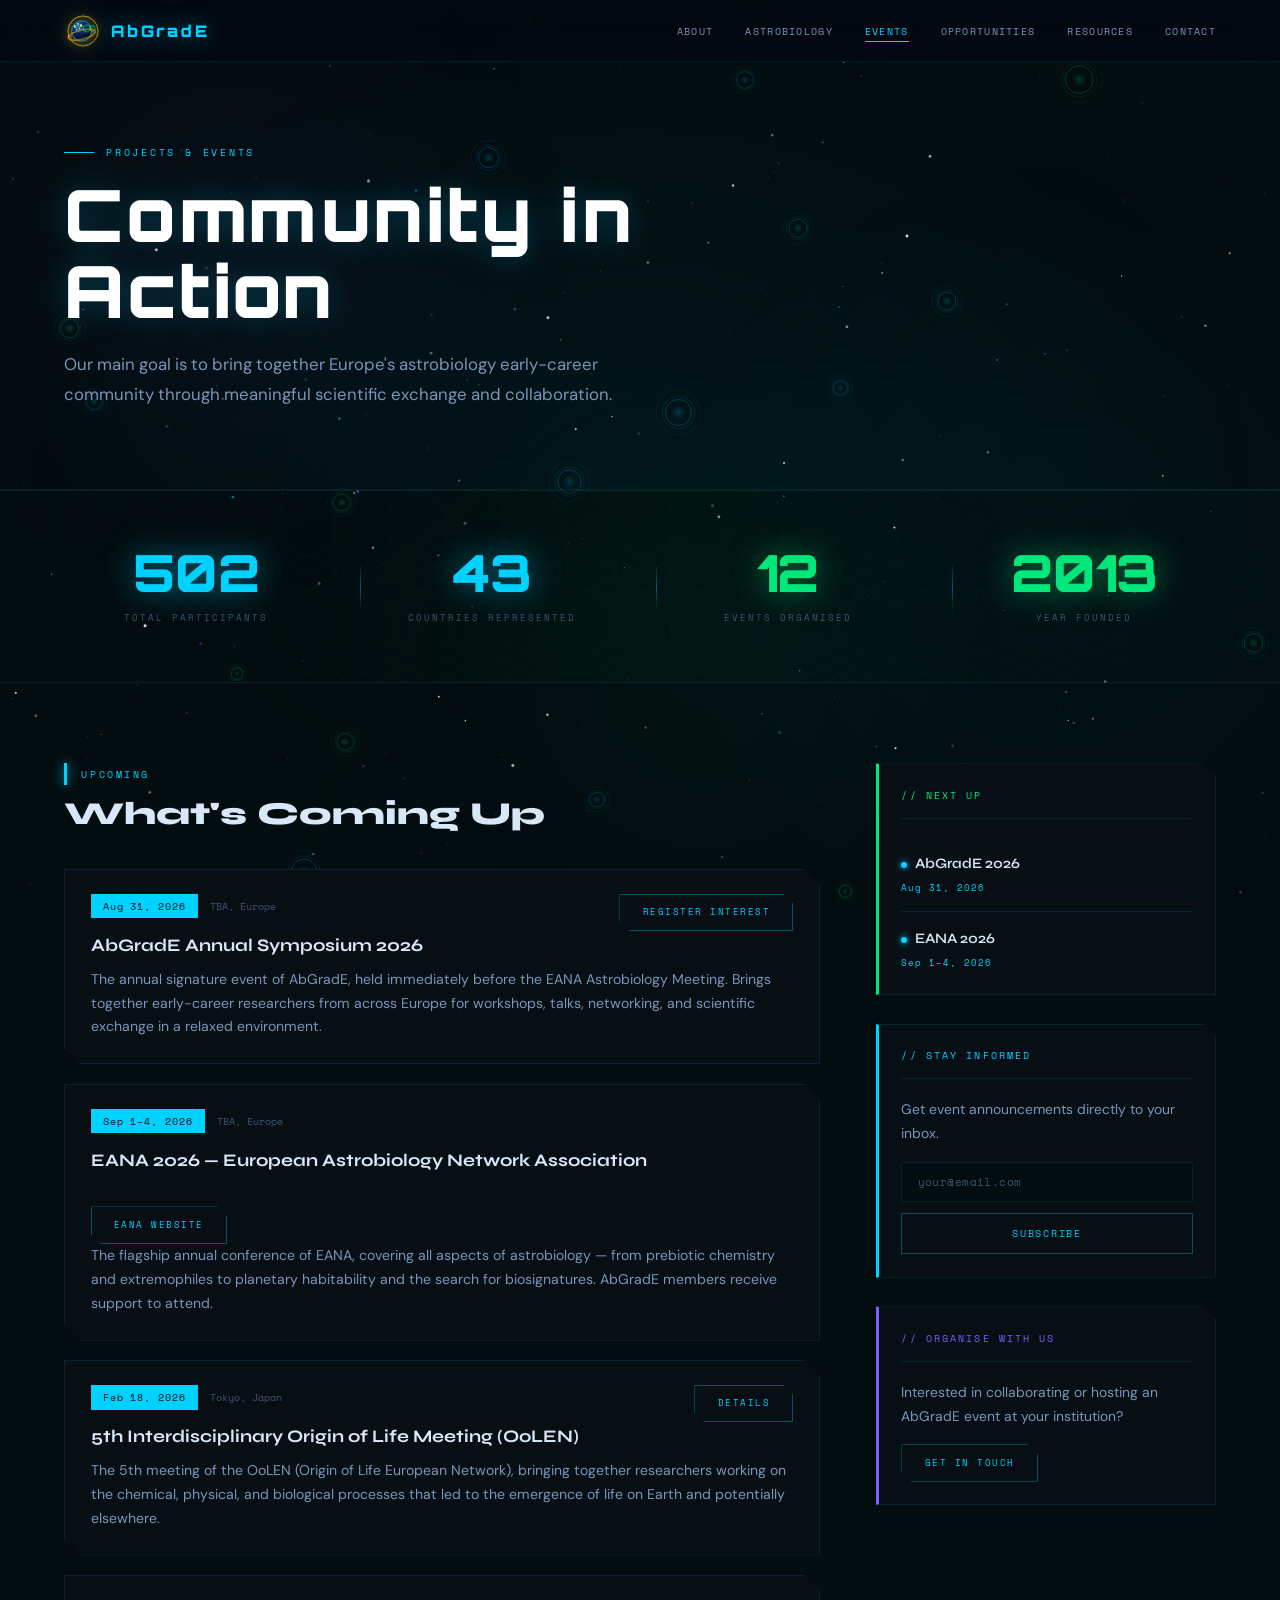
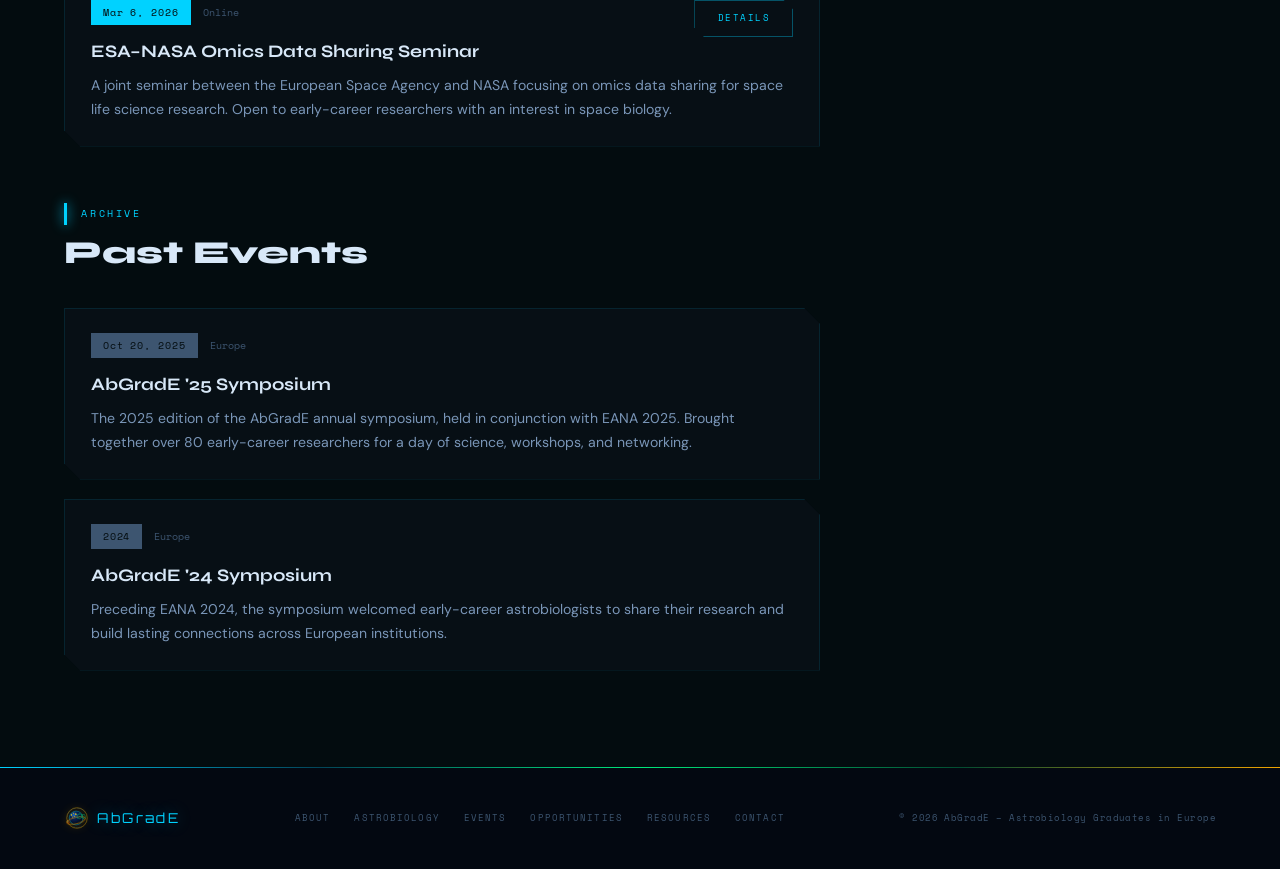
<file: events.html>
<!DOCTYPE html>
<html lang="en">
<head>
  <meta charset="UTF-8"><meta name="viewport" content="width=device-width, initial-scale=1.0">
  <title>Projects &amp; Events – AbGradE</title>
  <link rel="preconnect" href="https://fonts.googleapis.com">
  <link rel="preconnect" href="https://fonts.gstatic.com" crossorigin>
  <link href="https://fonts.googleapis.com/css2?family=Orbitron:wght@400;700;900&family=Syne:wght@400;600;700;800&family=DM+Sans:opsz,wght@9..40,300;9..40,400;9..40,500&family=Space+Mono:wght@400;700&display=swap" rel="stylesheet">
  <link rel="stylesheet" href="style.css">
</head>
<body>

<canvas id="starfield"></canvas>

<nav class="nav">
  <a href="index.html" class="nav-logo">
    <img src="logo.svg" class="nav-logo-img" alt="AbGradE logo">
    <span class="nav-logo-text">AbGradE</span>
  </a>
  <ul class="nav-links">
    <li><a href="about.html">About</a></li>
    <li><a href="astrobiology.html">Astrobiology</a></li>
    <li><a href="events.html">Events</a></li>
    <li><a href="opportunities.html">Opportunities</a></li>
    <li><a href="resources.html">Resources</a></li>
    <li><a href="contact.html">Contact</a></li>
  </ul>
  <button class="nav-hamburger" aria-label="Toggle menu" aria-expanded="false"><span></span><span></span><span></span></button>
</nav>

<header class="page-header">
  <div class="page-header-scan"></div>
  <div class="page-header-inner">
    <div class="page-header-label">Projects &amp; Events</div>
    <h1 class="page-header-title">Community in Action</h1>
    <p class="page-header-desc">Our main goal is to bring together Europe's astrobiology early-career community through meaningful scientific exchange and collaboration.</p>
  </div>
</header>

<!-- STATS -->
<div class="stats-band">
  <div><div class="stat-val" data-target="502" data-suffix="">0</div><div class="stat-label">Total Participants</div></div>
  <div><div class="stat-val" data-target="43" data-suffix="">0</div><div class="stat-label">Countries Represented</div></div>
  <div><div class="stat-val" data-target="12" data-suffix="">0</div><div class="stat-label">Events Organised</div></div>
  <div><div class="stat-val">2013</div><div class="stat-label">Year Founded</div></div>
</div>

<div class="content">
  <div class="content-grid">
    <main>

      <!-- UPCOMING -->
      <div class="label-row"><span class="label-text">Upcoming</span></div>
      <h2 class="section-title">What's Coming Up</h2>
      <div class="events-list" style="margin-bottom:3.5rem;">

        <div class="event-card">
          <div class="event-card-top">
            <div>
              <div class="event-meta">
                <span class="event-date-badge">Aug 31, 2026</span>
                <span class="event-place">TBA, Europe</span>
              </div>
              <div class="event-name">AbGradE Annual Symposium 2026</div>
            </div>
            <a href="contact.html" class="btn btn-outline btn-sm" style="flex-shrink:0;">Register Interest</a>
          </div>
          <p class="event-desc">The annual signature event of AbGradE, held immediately before the EANA Astrobiology Meeting. Brings together early-career researchers from across Europe for workshops, talks, networking, and scientific exchange in a relaxed environment.</p>
        </div>

        <div class="event-card">
          <div class="event-card-top">
            <div>
              <div class="event-meta">
                <span class="event-date-badge">Sep 1–4, 2026</span>
                <span class="event-place">TBA, Europe</span>
              </div>
              <div class="event-name">EANA 2026 — European Astrobiology Network Association</div>
            </div>
            <a href="https://www.eana-net.eu/" class="btn btn-outline btn-sm" target="_blank" style="flex-shrink:0;">EANA Website</a>
          </div>
          <p class="event-desc">The flagship annual conference of EANA, covering all aspects of astrobiology — from prebiotic chemistry and extremophiles to planetary habitability and the search for biosignatures. AbGradE members receive support to attend.</p>
        </div>

        <div class="event-card">
          <div class="event-card-top">
            <div>
              <div class="event-meta">
                <span class="event-date-badge">Feb 18, 2026</span>
                <span class="event-place">Tokyo, Japan</span>
              </div>
              <div class="event-name">5th Interdisciplinary Origin of Life Meeting (OoLEN)</div>
            </div>
            <a href="https://abgrade.eu/2026/02/18/5th-interdisciplinary-origin-of-life-meeting-from-oolen-in-tokyo-japan/" class="btn btn-outline btn-sm" target="_blank" style="flex-shrink:0;">Details</a>
          </div>
          <p class="event-desc">The 5th meeting of the OoLEN (Origin of Life European Network), bringing together researchers working on the chemical, physical, and biological processes that led to the emergence of life on Earth and potentially elsewhere.</p>
        </div>

        <div class="event-card">
          <div class="event-card-top">
            <div>
              <div class="event-meta">
                <span class="event-date-badge">Mar 6, 2026</span>
                <span class="event-place">Online</span>
              </div>
              <div class="event-name">ESA–NASA Omics Data Sharing Seminar</div>
            </div>
            <a href="https://abgrade.eu/2026/03/06/save-the-date-esa-nasa-omics-data-sharing-seminar/" class="btn btn-outline btn-sm" target="_blank" style="flex-shrink:0;">Details</a>
          </div>
          <p class="event-desc">A joint seminar between the European Space Agency and NASA focusing on omics data sharing for space life science research. Open to early-career researchers with an interest in space biology.</p>
        </div>

      </div>

      <!-- PAST EVENTS -->
      <div class="label-row"><span class="label-text">Archive</span></div>
      <h2 class="section-title">Past Events</h2>
      <div class="events-list">

        <div class="event-card">
          <div class="event-meta">
            <span class="event-date-badge" style="background:var(--text-dim);color:var(--bg);">Oct 20, 2025</span>
            <span class="event-place">Europe</span>
          </div>
          <div class="event-name">AbGradE '25 Symposium</div>
          <p class="event-desc">The 2025 edition of the AbGradE annual symposium, held in conjunction with EANA 2025. Brought together over 80 early-career researchers for a day of science, workshops, and networking.</p>
        </div>

        <div class="event-card">
          <div class="event-meta">
            <span class="event-date-badge" style="background:var(--text-dim);color:var(--bg);">2024</span>
            <span class="event-place">Europe</span>
          </div>
          <div class="event-name">AbGradE '24 Symposium</div>
          <p class="event-desc">Preceding EANA 2024, the symposium welcomed early-career astrobiologists to share their research and build lasting connections across European institutions.</p>
        </div>

      </div>
    </main>

    <aside class="sidebar">
      <div class="s-card">
        <div class="s-title">// Next Up</div>
        <div class="cal-item"><div class="cal-name"><span class="cal-dot"></span>AbGradE 2026</div><div class="cal-date">Aug 31, 2026</div></div>
        <div class="cal-item"><div class="cal-name"><span class="cal-dot"></span>EANA 2026</div><div class="cal-date">Sep 1–4, 2026</div></div>
      </div>
      <div class="s-card">
        <div class="s-title">// Stay Informed</div>
        <p class="about-text" style="margin-bottom:1rem;">Get event announcements directly to your inbox.</p>
        <input class="nl-input" type="email" placeholder="your@email.com">
        <button class="nl-btn">Subscribe</button>
      </div>
      <div class="s-card">
        <div class="s-title">// Organise with Us</div>
        <p class="about-text" style="margin-bottom:1rem;">Interested in collaborating or hosting an AbGradE event at your institution?</p>
        <a href="contact.html" class="btn btn-outline btn-sm">Get in Touch</a>
      </div>
    </aside>
  </div>
</div>

<footer>
  <div class="footer-brand"><img src="logo.svg" class="footer-logo-img" alt=""> AbGradE</div>
  <nav class="footer-nav">
    <a href="about.html">About</a><a href="astrobiology.html">Astrobiology</a>
    <a href="events.html">Events</a><a href="opportunities.html">Opportunities</a>
    <a href="resources.html">Resources</a><a href="contact.html">Contact</a>
  </nav>
  <div class="footer-copy">© 2026 AbGradE – Astrobiology Graduates in Europe</div>
</footer>

<script src="main.js"></script>
<script src="https://identity.netlify.com/v1/netlify-identity-widget.js"></script>
<script>
  if (window.netlifyIdentity) {
    window.netlifyIdentity.on("init", user => {
      if (!user) { window.netlifyIdentity.on("login", () => { document.location.href = "/admin/"; }); }
    });
  }
</script>
</body>
</html>
</file>
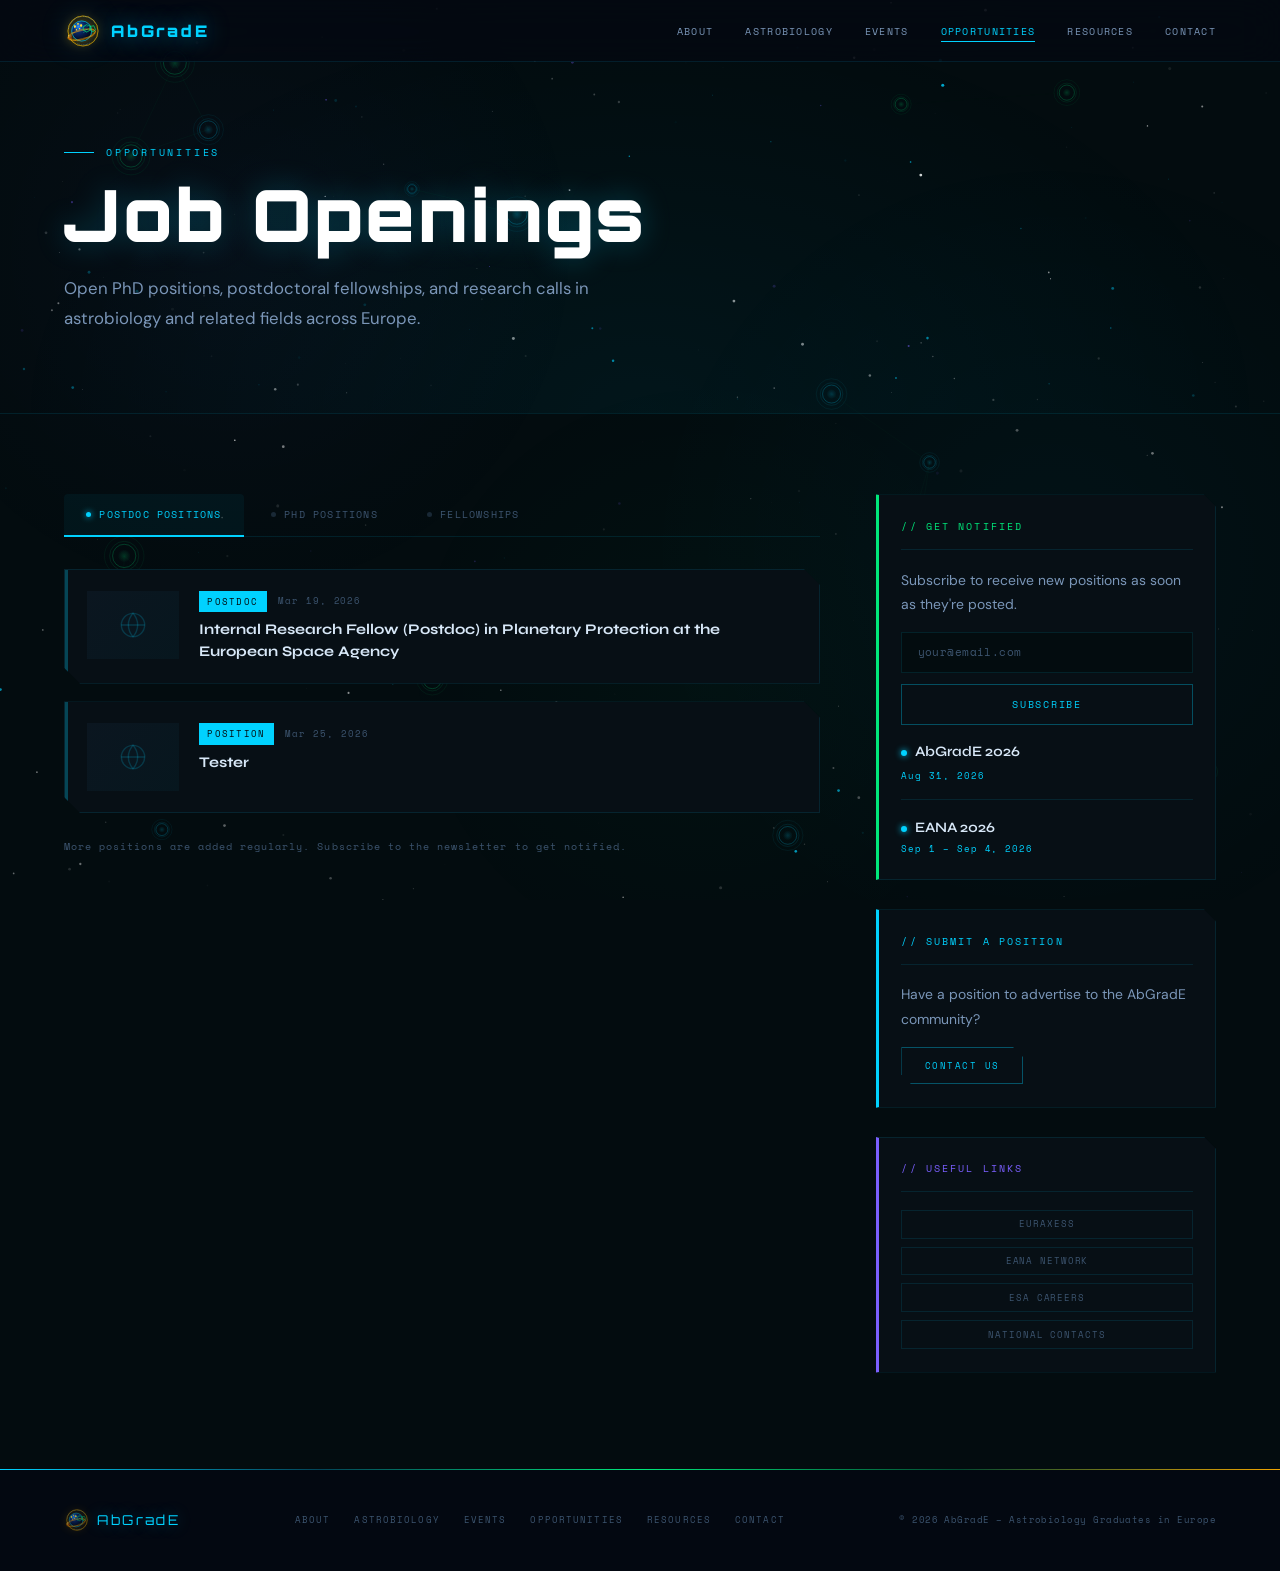
<file: opportunities.html>
<!DOCTYPE html>
<html lang="en">
<head>
  <meta charset="UTF-8"><meta name="viewport" content="width=device-width, initial-scale=1.0">
  <title>Opportunities – AbGradE</title>
  <link rel="preconnect" href="https://fonts.googleapis.com">
  <link rel="preconnect" href="https://fonts.gstatic.com" crossorigin>
  <link href="https://fonts.googleapis.com/css2?family=Orbitron:wght@400;700;900&family=Syne:wght@400;600;700;800&family=DM+Sans:opsz,wght@9..40,300;9..40,400;9..40,500&family=Space+Mono:wght@400;700&display=swap" rel="stylesheet">
  <link rel="stylesheet" href="style.css">
</head>
<body>

<canvas id="starfield"></canvas>

<nav class="nav">
  <a href="index.html" class="nav-logo">
    <img src="logo.svg" class="nav-logo-img" alt="AbGradE logo">
    <span class="nav-logo-text">AbGradE</span>
  </a>
  <ul class="nav-links">
    <li><a href="about.html">About</a></li>
    <li><a href="astrobiology.html">Astrobiology</a></li>
    <li><a href="events.html">Events</a></li>
    <li><a href="opportunities.html">Opportunities</a></li>
    <li><a href="resources.html">Resources</a></li>
    <li><a href="contact.html">Contact</a></li>
  </ul>
  <button class="nav-hamburger" aria-label="Toggle menu" aria-expanded="false"><span></span><span></span><span></span></button>
</nav>

<header class="page-header">
  <div class="page-header-scan"></div>
  <div class="page-header-inner">
    <div class="page-header-label">Opportunities</div>
    <h1 class="page-header-title">Job Openings</h1>
    <p class="page-header-desc">Open PhD positions, postdoctoral fellowships, and research calls in astrobiology and related fields across Europe.</p>
  </div>
</header>

<div class="content">
  <div class="content-grid">
    <main>
      <div class="tabs">
        <button class="tab-btn active" onclick="switchTab(this,'postdoc')">Postdoc Positions</button>
        <button class="tab-btn" onclick="switchTab(this,'phd')">PhD Positions</button>
        <button class="tab-btn" onclick="switchTab(this,'fellowships')">Fellowships</button>
      </div>

      <!-- POSTDOC -->
      <div class="tab-panel active" id="tab-postdoc">
        <div class="news-list">

          <a class="news-card" href="https://abgrade.eu/2026/03/19/internal-research-fellow-postdoc-in-planetary-protection-at-the-european-space-agency/" target="_blank">
            <div class="card-icon"><svg width="28" height="28" viewBox="0 0 24 24" fill="none" stroke="currentColor" stroke-width="1.2"><path d="M12 2L2 7l10 5 10-5-10-5z"/><path d="M2 17l10 5 10-5"/><path d="M2 12l10 5 10-5"/></svg></div>
            <div>
              <div class="card-meta"><span class="card-tag">Postdoc · ESA</span><span class="card-date">Mar 19, 2026</span></div>
              <div class="card-title">Internal Research Fellow (Postdoc) in Planetary Protection at the European Space Agency</div>
            </div>
          </a>

          <a class="news-card" href="https://abgrade.eu/2026/03/20/call-for-candidates-interested-in-preparing-a-msca-postdoctoral-fellowship-on-lipids-of-halophiles/" target="_blank">
            <div class="card-icon"><svg width="28" height="28" viewBox="0 0 24 24" fill="none" stroke="currentColor" stroke-width="1.2"><circle cx="12" cy="12" r="10"/><path d="M12 2a15.3 15.3 0 0 1 4 10 15.3 15.3 0 0 1-4 10 15.3 15.3 0 0 1-4-10 15.3 15.3 0 0 1 4-10z"/><line x1="2" y1="12" x2="22" y2="12"/></svg></div>
            <div>
              <div class="card-meta"><span class="card-tag">MSCA · Fellowship</span><span class="card-date">Mar 20, 2026</span></div>
              <div class="card-title">Call for Candidates: MSCA Postdoctoral Fellowship on Lipids of Halophiles</div>
            </div>
          </a>

        </div>
        <p style="font-family:var(--ff-mono);font-size:.65rem;color:var(--text-dim);letter-spacing:.1em;margin-top:1.5rem;">More positions are added regularly. Subscribe to the newsletter to get notified.</p>
      </div>

      <!-- PHD -->
      <div class="tab-panel" id="tab-phd">
        <div class="news-list">
          <div class="news-card" style="cursor:default;">
            <div class="card-icon"><svg width="28" height="28" viewBox="0 0 24 24" fill="none" stroke="currentColor" stroke-width="1.2"><circle cx="12" cy="12" r="10"/><line x1="12" y1="8" x2="12" y2="12"/><line x1="12" y1="16" x2="12.01" y2="16"/></svg></div>
            <div>
              <div class="card-meta"><span class="card-tag phd">PhD</span></div>
              <div class="card-title">New PhD positions are posted as they become available. Check back regularly or subscribe to the newsletter.</div>
            </div>
          </div>
        </div>
        <p style="font-family:var(--ff-mono);font-size:.65rem;color:var(--text-dim);letter-spacing:.1em;margin-top:1.5rem;">For PhD positions, also check <a href="https://www.eana-net.eu/" target="_blank" style="color:var(--cyan);">EANA's website</a> and national research councils.</p>
      </div>

      <!-- FELLOWSHIPS -->
      <div class="tab-panel" id="tab-fellowships">
        <div class="news-list">

          <a class="news-card" href="https://marie-sklodowska-curie-actions.ec.europa.eu/actions/postdoctoral-fellowships" target="_blank">
            <div class="card-icon"><svg width="28" height="28" viewBox="0 0 24 24" fill="none" stroke="currentColor" stroke-width="1.2"><rect x="2" y="7" width="20" height="14" rx="2"/><path d="M16 21V5a2 2 0 0 0-2-2h-4a2 2 0 0 0-2 2v16"/></svg></div>
            <div>
              <div class="card-meta"><span class="card-tag ev">EU · MSCA</span></div>
              <div class="card-title">Marie Skłodowska-Curie Postdoctoral Fellowships — European Commission</div>
            </div>
          </a>

          <a class="news-card" href="https://www.esa.int/About_Us/Careers_at_ESA/ESA_Research_Fellowships" target="_blank">
            <div class="card-icon"><svg width="28" height="28" viewBox="0 0 24 24" fill="none" stroke="currentColor" stroke-width="1.2"><path d="M12 2L2 7l10 5 10-5-10-5z"/><path d="M2 17l10 5 10-5"/><path d="M2 12l10 5 10-5"/></svg></div>
            <div>
              <div class="card-meta"><span class="card-tag ev">ESA · Fellowship</span></div>
              <div class="card-title">ESA Research Fellowships — European Space Agency</div>
            </div>
          </a>

        </div>
      </div>
    </main>

    <aside class="sidebar">
      <div class="s-card">
        <div class="s-title">// Get Notified</div>
        <p class="about-text" style="margin-bottom:1rem;">Subscribe to receive new positions as soon as they're posted.</p>
        <input class="nl-input" type="email" placeholder="your@email.com">
        <button class="nl-btn">Subscribe</button>
      </div>
      <div class="s-card">
        <div class="s-title">// Submit a Position</div>
        <p class="about-text" style="margin-bottom:1rem;">Have a position to advertise to the AbGradE community?</p>
        <a href="contact.html" class="btn btn-outline btn-sm">Contact Us</a>
      </div>
      <div class="s-card">
        <div class="s-title">// Useful Links</div>
        <div class="social-row" style="flex-direction:column;gap:.5rem;">
          <a href="https://euraxess.ec.europa.eu/" class="soc-link" target="_blank" style="width:100%;text-align:center;">EURAXESS</a>
          <a href="https://www.eana-net.eu/" class="soc-link" target="_blank" style="width:100%;text-align:center;">EANA Network</a>
          <a href="https://www.esa.int/About_Us/Careers_at_ESA" class="soc-link" target="_blank" style="width:100%;text-align:center;">ESA Careers</a>
          <a href="resources.html" class="soc-link" style="width:100%;text-align:center;">National Contacts</a>
        </div>
      </div>
    </aside>
  </div>
</div>

<footer>
  <div class="footer-brand"><img src="logo.svg" class="footer-logo-img" alt=""> AbGradE</div>
  <nav class="footer-nav">
    <a href="about.html">About</a><a href="astrobiology.html">Astrobiology</a>
    <a href="events.html">Events</a><a href="opportunities.html">Opportunities</a>
    <a href="resources.html">Resources</a><a href="contact.html">Contact</a>
  </nav>
  <div class="footer-copy">© 2026 AbGradE – Astrobiology Graduates in Europe</div>
</footer>

<script src="content.js"></script>
<script src="main.js"></script>
<script src="https://identity.netlify.com/v1/netlify-identity-widget.js"></script>
<script>
  if (window.netlifyIdentity) {
    window.netlifyIdentity.on("init", user => {
      if (!user) { window.netlifyIdentity.on("login", () => { document.location.href = "/admin/"; }); }
    });
  }
</script>
</body>
</html>
</file>
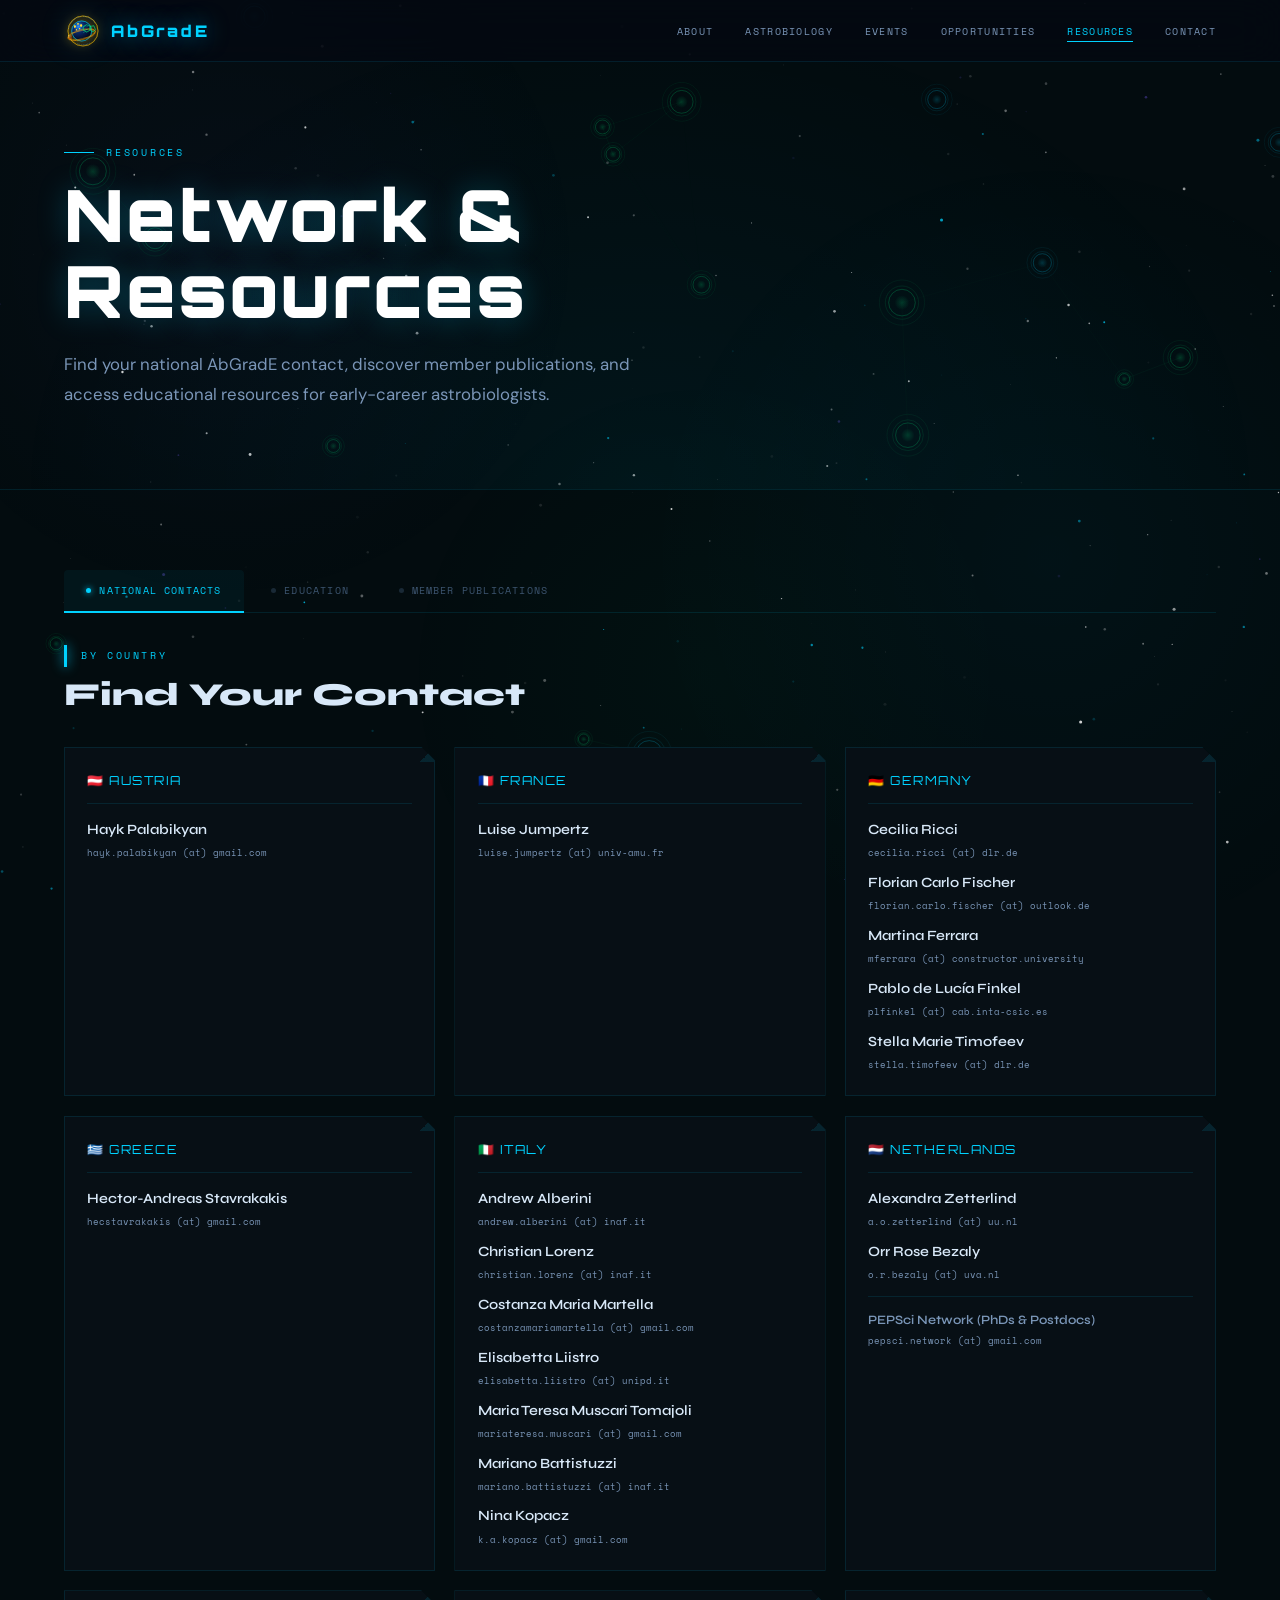
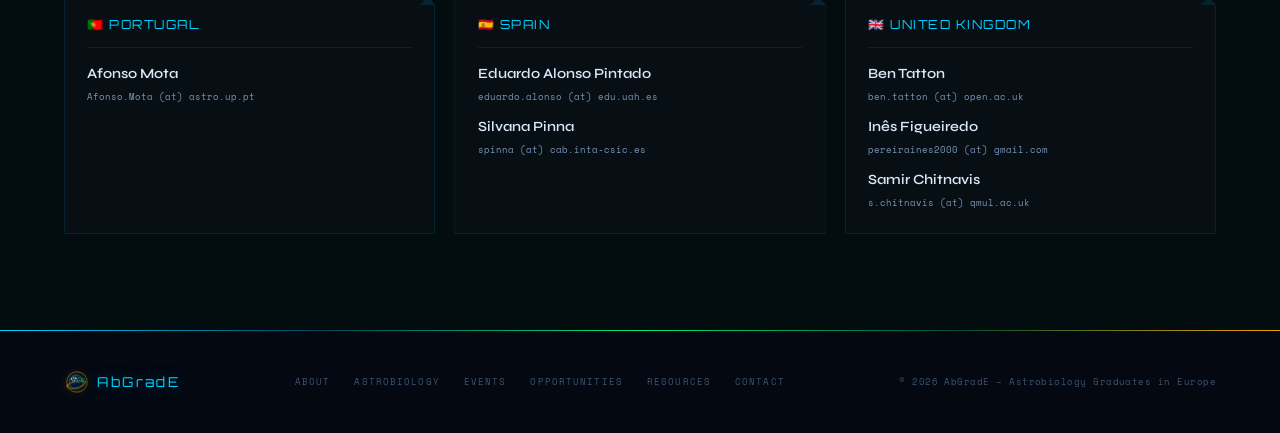
<file: resources.html>
<!DOCTYPE html>
<html lang="en">
<head>
  <meta charset="UTF-8"><meta name="viewport" content="width=device-width, initial-scale=1.0">
  <title>Resources – AbGradE</title>
  <link rel="preconnect" href="https://fonts.googleapis.com">
  <link rel="preconnect" href="https://fonts.gstatic.com" crossorigin>
  <link href="https://fonts.googleapis.com/css2?family=Orbitron:wght@400;700;900&family=Syne:wght@400;600;700;800&family=DM+Sans:opsz,wght@9..40,300;9..40,400;9..40,500&family=Space+Mono:wght@400;700&display=swap" rel="stylesheet">
  <link rel="stylesheet" href="style.css">
</head>
<body>

<canvas id="starfield"></canvas>

<nav class="nav">
  <a href="index.html" class="nav-logo">
    <img src="logo.svg" class="nav-logo-img" alt="AbGradE logo">
    <span class="nav-logo-text">AbGradE</span>
  </a>
  <ul class="nav-links">
    <li><a href="about.html">About</a></li>
    <li><a href="astrobiology.html">Astrobiology</a></li>
    <li><a href="events.html">Events</a></li>
    <li><a href="opportunities.html">Opportunities</a></li>
    <li><a href="resources.html">Resources</a></li>
    <li><a href="contact.html">Contact</a></li>
  </ul>
  <button class="nav-hamburger" aria-label="Toggle menu" aria-expanded="false"><span></span><span></span><span></span></button>
</nav>

<header class="page-header">
  <div class="page-header-scan"></div>
  <div class="page-header-inner">
    <div class="page-header-label">Resources</div>
    <h1 class="page-header-title">Network &amp; Resources</h1>
    <p class="page-header-desc">Find your national AbGradE contact, discover member publications, and access educational resources for early-career astrobiologists.</p>
  </div>
</header>

<div class="content">

  <!-- TABS -->
  <div class="tabs">
    <button class="tab-btn active" onclick="switchTab(this,'contacts')">National Contacts</button>
    <button class="tab-btn" onclick="switchTab(this,'education')">Education</button>
    <button class="tab-btn" onclick="switchTab(this,'publications')">Member Publications</button>
  </div>

  <!-- NATIONAL CONTACTS -->
  <div class="tab-panel active" id="tab-contacts">
    <div class="label-row"><span class="label-text">By Country</span></div>
    <h2 class="section-title" style="margin-bottom:2rem;">Find Your Contact</h2>
    <div class="country-grid">

      <div class="country-card">
        <div class="country-name">🇦🇹 Austria</div>
        <div class="contact-entry">
          <div class="contact-person">Hayk Palabikyan</div>
          <div class="contact-email">hayk.palabikyan (at) gmail.com</div>
        </div>
      </div>

      <div class="country-card">
        <div class="country-name">🇫🇷 France</div>
        <div class="contact-entry">
          <div class="contact-person">Luise Jumpertz</div>
          <div class="contact-email">luise.jumpertz (at) univ-amu.fr</div>
        </div>
      </div>

      <div class="country-card">
        <div class="country-name">🇩🇪 Germany</div>
        <div class="contact-entry">
          <div class="contact-person">Cecilia Ricci</div>
          <div class="contact-email">cecilia.ricci (at) dlr.de</div>
        </div>
        <div class="contact-entry">
          <div class="contact-person">Florian Carlo Fischer</div>
          <div class="contact-email">florian.carlo.fischer (at) outlook.de</div>
        </div>
        <div class="contact-entry">
          <div class="contact-person">Martina Ferrara</div>
          <div class="contact-email">mferrara (at) constructor.university</div>
        </div>
        <div class="contact-entry">
          <div class="contact-person">Pablo de Lucía Finkel</div>
          <div class="contact-email">plfinkel (at) cab.inta-csic.es</div>
        </div>
        <div class="contact-entry">
          <div class="contact-person">Stella Marie Timofeev</div>
          <div class="contact-email">stella.timofeev (at) dlr.de</div>
        </div>
      </div>

      <div class="country-card">
        <div class="country-name">🇬🇷 Greece</div>
        <div class="contact-entry">
          <div class="contact-person">Hector-Andreas Stavrakakis</div>
          <div class="contact-email">hecstavrakakis (at) gmail.com</div>
        </div>
      </div>

      <div class="country-card">
        <div class="country-name">🇮🇹 Italy</div>
        <div class="contact-entry">
          <div class="contact-person">Andrew Alberini</div>
          <div class="contact-email">andrew.alberini (at) inaf.it</div>
        </div>
        <div class="contact-entry">
          <div class="contact-person">Christian Lorenz</div>
          <div class="contact-email">christian.lorenz (at) inaf.it</div>
        </div>
        <div class="contact-entry">
          <div class="contact-person">Costanza Maria Martella</div>
          <div class="contact-email">costanzamariamartella (at) gmail.com</div>
        </div>
        <div class="contact-entry">
          <div class="contact-person">Elisabetta Liistro</div>
          <div class="contact-email">elisabetta.liistro (at) unipd.it</div>
        </div>
        <div class="contact-entry">
          <div class="contact-person">Maria Teresa Muscari Tomajoli</div>
          <div class="contact-email">mariateresa.muscari (at) gmail.com</div>
        </div>
        <div class="contact-entry">
          <div class="contact-person">Mariano Battistuzzi</div>
          <div class="contact-email">mariano.battistuzzi (at) inaf.it</div>
        </div>
        <div class="contact-entry">
          <div class="contact-person">Nina Kopacz</div>
          <div class="contact-email">k.a.kopacz (at) gmail.com</div>
        </div>
      </div>

      <div class="country-card">
        <div class="country-name">🇳🇱 Netherlands</div>
        <div class="contact-entry">
          <div class="contact-person">Alexandra Zetterlind</div>
          <div class="contact-email">a.o.zetterlind (at) uu.nl</div>
        </div>
        <div class="contact-entry">
          <div class="contact-person">Orr Rose Bezaly</div>
          <div class="contact-email">o.r.bezaly (at) uva.nl</div>
        </div>
        <div class="contact-entry" style="margin-top:.75rem;padding-top:.75rem;border-top:1px solid var(--border);">
          <div class="contact-person" style="font-size:.8rem;color:var(--text-mid);">PEPSci Network (PhDs &amp; Postdocs)</div>
          <div class="contact-email">pepsci.network (at) gmail.com</div>
        </div>
      </div>

      <div class="country-card">
        <div class="country-name">🇵🇹 Portugal</div>
        <div class="contact-entry">
          <div class="contact-person">Afonso Mota</div>
          <div class="contact-email">Afonso.Mota (at) astro.up.pt</div>
        </div>
      </div>

      <div class="country-card">
        <div class="country-name">🇪🇸 Spain</div>
        <div class="contact-entry">
          <div class="contact-person">Eduardo Alonso Pintado</div>
          <div class="contact-email">eduardo.alonso (at) edu.uah.es</div>
        </div>
        <div class="contact-entry">
          <div class="contact-person">Silvana Pinna</div>
          <div class="contact-email">spinna (at) cab.inta-csic.es</div>
        </div>
      </div>

      <div class="country-card">
        <div class="country-name">🇬🇧 United Kingdom</div>
        <div class="contact-entry">
          <div class="contact-person">Ben Tatton</div>
          <div class="contact-email">ben.tatton (at) open.ac.uk</div>
        </div>
        <div class="contact-entry">
          <div class="contact-person">Inês Figueiredo</div>
          <div class="contact-email">pereiraines2000 (at) gmail.com</div>
        </div>
        <div class="contact-entry">
          <div class="contact-person">Samir Chitnavis</div>
          <div class="contact-email">s.chitnavis (at) qmul.ac.uk</div>
        </div>
      </div>

    </div>
  </div>

  <!-- EDUCATION -->
  <div class="tab-panel" id="tab-education">
    <div class="label-row"><span class="label-text">Learn</span></div>
    <h2 class="section-title" style="margin-bottom:2rem;">Educational Resources</h2>
    <div class="events-list">
      <div class="event-card">
        <div class="event-name">What is Astrobiology?</div>
        <p class="event-desc">New to astrobiology? Our dedicated page explains the field, its disciplines, and the big questions it seeks to answer — plus a video seminar from AbGradE committee members on how to become an astrobiologist.</p>
        <div style="margin-top:1rem;"><a href="astrobiology.html" class="btn btn-outline btn-sm">Learn More</a></div>
      </div>
      <div class="event-card">
        <div class="event-name">EAI — European Astrobiology Institute</div>
        <p class="event-desc">The European Astrobiology Institute hosts educational resources, seminars, and training schools for early-career researchers. A strong partner of AbGradE.</p>
        <div style="margin-top:1rem;"><a href="https://www.europeanastrobiology.eu/" target="_blank" class="btn btn-outline btn-sm">Visit EAI</a></div>
      </div>
      <div class="event-card">
        <div class="event-name">EANA — European Astrobiology Network Association</div>
        <p class="event-desc">EANA provides resources, funding information, and community support for astrobiology researchers across Europe. AbGradE is closely affiliated with EANA.</p>
        <div style="margin-top:1rem;"><a href="https://www.eana-net.eu/" target="_blank" class="btn btn-outline btn-sm">Visit EANA</a></div>
      </div>
    </div>
  </div>

  <!-- PUBLICATIONS -->
  <div class="tab-panel" id="tab-publications">
    <div class="label-row"><span class="label-text">Research</span></div>
    <h2 class="section-title" style="margin-bottom:2rem;">Member Publications</h2>
    <div class="event-card" style="max-width:680px;">
      <div class="event-name">Share Your Work</div>
      <p class="event-desc">AbGradE members are actively publishing research across the fields of astrobiology, space science, and related disciplines. If you are an AbGradE member and would like your publications listed here, please get in touch.</p>
      <div style="margin-top:1.25rem;"><a href="contact.html" class="btn btn-outline btn-sm">Submit Publications</a></div>
    </div>
  </div>

</div>

<footer>
  <div class="footer-brand"><img src="logo.svg" class="footer-logo-img" alt=""> AbGradE</div>
  <nav class="footer-nav">
    <a href="about.html">About</a><a href="astrobiology.html">Astrobiology</a>
    <a href="events.html">Events</a><a href="opportunities.html">Opportunities</a>
    <a href="resources.html">Resources</a><a href="contact.html">Contact</a>
  </nav>
  <div class="footer-copy">© 2026 AbGradE – Astrobiology Graduates in Europe</div>
</footer>

<script src="main.js"></script>
<script src="https://identity.netlify.com/v1/netlify-identity-widget.js"></script>
<script>
  if (window.netlifyIdentity) {
    window.netlifyIdentity.on("init", user => {
      if (!user) { window.netlifyIdentity.on("login", () => { document.location.href = "/admin/"; }); }
    });
  }
</script>
</body>
</html>
</file>
<file: style.css>
/* ═══════════════════════════════════════════════
   AbGradE — Astrobiology Design System
   Space meets Biology · Bioluminescent Palette
   ═══════════════════════════════════════════════ */

*, *::before, *::after { box-sizing: border-box; margin: 0; padding: 0; }

:root {
  --bg:          #030c0f;   /* slightly warmer dark, less cold blue */
  --surface:     #070f15;
  --surface-2:   #0b1620;
  --surface-3:   #0f1e2c;
  --border:      rgba(0, 210, 255, 0.11);
  --border-h:    rgba(0, 210, 255, 0.38);
  --border-g:    rgba(0, 232, 123, 0.22);  /* green bio-border */
  --cyan:        #00d2ff;   /* space / technology */
  --green:       #00e87b;   /* biology / life */
  --green-dim:   rgba(0, 232, 123, 0.08);
  --green-glow:  rgba(0, 232, 123, 0.35);
  --violet:      #7b5fff;
  --gold:        #f0a500;
  --red:         #ff4f6b;
  --text:        #d8e8f8;
  --text-mid:    #7a96b8;
  --text-dim:    #3d5570;
  --ff-display:  'Orbitron', monospace;
  --ff-head:     'Syne', sans-serif;
  --ff-body:     'DM Sans', sans-serif;
  --ff-mono:     'Space Mono', monospace;
  --cut:         14px;
  --cut-sm:      10px;
}

html { scroll-behavior: smooth; }

body {
  background: var(--bg);
  color: var(--text);
  font-family: var(--ff-body);
  font-size: 15px;
  line-height: 1.75;
  overflow-x: hidden;
}

::-webkit-scrollbar { width: 5px; }
::-webkit-scrollbar-track { background: var(--bg); }
::-webkit-scrollbar-thumb { background: rgba(0,210,255,.22); border-radius: 3px; }

/* ── CANVAS ────────────────────────────────────── */
#starfield {
  position: fixed; inset: 0;
  z-index: 0; pointer-events: none;
}

/* ── NAV ───────────────────────────────────────── */
.nav {
  position: fixed; top: 0; left: 0; right: 0; z-index: 200;
  height: 62px;
  padding: 0 clamp(1.5rem, 5vw, 4rem);
  display: flex; align-items: center; justify-content: space-between;
  background: rgba(4,9,18,.75);
  backdrop-filter: blur(22px);
  border-bottom: 1px solid var(--border);
  transition: background .3s;
}
.nav.scrolled { background: rgba(4,9,18,.92); }

.nav-logo {
  display: flex; align-items: center; gap: .55rem;
  text-decoration: none; flex-shrink: 0;
}
.nav-logo-img {
  height: 38px; width: 38px; flex-shrink: 0;
  filter: drop-shadow(0 0 6px rgba(240,165,0,.45)) drop-shadow(0 0 14px rgba(0,210,255,.2));
  transition: filter .3s;
}
.nav-logo:hover .nav-logo-img {
  filter: drop-shadow(0 0 10px rgba(240,165,0,.7)) drop-shadow(0 0 20px rgba(0,210,255,.3));
}
.nav-logo-text {
  font-family: var(--ff-display);
  font-size: 1rem; font-weight: 900; letter-spacing: .18em;
  color: var(--cyan);
  text-shadow: 0 0 22px rgba(0,210,255,.55);
}

.nav-links { display: flex; gap: 2rem; list-style: none; }
.nav-links a {
  font-family: var(--ff-mono); font-size: .62rem; letter-spacing: .13em;
  text-transform: uppercase; color: var(--text-mid); text-decoration: none;
  position: relative; transition: color .2s;
}
.nav-links a::after {
  content: ''; position: absolute; bottom: -3px; left: 0; right: 0;
  height: 1px; background: var(--cyan);
  transform: scaleX(0); transform-origin: left; transition: transform .3s ease;
}
.nav-links a:hover, .nav-links a.active { color: var(--cyan); }
.nav-links a:hover::after, .nav-links a.active::after { transform: scaleX(1); }

.nav-hamburger {
  display: none; flex-direction: column; gap: 5px;
  background: none; border: none; cursor: pointer; padding: 4px;
}
.nav-hamburger span {
  display: block; width: 22px; height: 1px;
  background: var(--text-mid); transition: all .3s;
}

/* ── HERO (home) ───────────────────────────────── */
.hero {
  position: relative; z-index: 1;
  min-height: 100vh;
  display: flex; flex-direction: row;
  align-items: center; justify-content: space-between;
  gap: 3rem;
  padding: 7rem clamp(2.5rem, 6vw, 6rem) 5rem;
  text-align: left;
  /* overflow:hidden removed — body already has overflow-x:hidden;
     keeping it here was clipping the logo and its glow on the right */
}
.hero-body {
  flex: 1 1 auto;
  min-width: 0;
  max-width: 56%;
  display: flex; flex-direction: column;
  align-items: flex-start;
  z-index: 2;
}
.hero::after {
  content: ''; position: absolute; top: 50%; left: 50%;
  transform: translate(-50%,-50%);
  width: 900px; height: 900px;
  background: radial-gradient(circle, rgba(0,210,255,.052) 0%, transparent 65%);
  pointer-events: none;
}
.ring {
  position: absolute; top: 50%; left: 50%;
  border: 1px solid rgba(0,210,255,.07); border-radius: 50%;
  transform: translate(-50%,-50%);
  animation: ring-pulse 5s ease-in-out infinite;
}
.ring:nth-child(1) { width: 340px;  height: 340px; }
.ring:nth-child(2) { width: 620px;  height: 620px;  animation-delay: 1.2s; }
.ring:nth-child(3) { width: 920px;  height: 920px;  animation-delay: 2.4s; }
.ring:nth-child(4) { width: 1240px; height: 1240px; animation-delay: 3.6s; }
@keyframes ring-pulse { 0%,100%{opacity:.4;} 50%{opacity:.95;} }

.scan-beam {
  position: absolute; left: 0; right: 0; height: 1px;
  background: linear-gradient(90deg, transparent, var(--cyan) 40%, rgba(0,210,255,.6) 50%, var(--cyan) 60%, transparent);
  animation: scan-y 7s ease-in-out infinite; opacity: 0;
}
@keyframes scan-y {
  0%   { top: -2px; opacity: 0; }
  5%   { opacity: .42; }
  95%  { opacity: .42; }
  100% { top: 100%; opacity: 0; }
}

.hero-corner { position: absolute; width: 32px; height: 32px; opacity: .32; }
.hero-corner--tl { top: 5.5rem; left: 2rem; border-top: 1px solid var(--cyan); border-left: 1px solid var(--cyan); }
.hero-corner--tr { top: 5.5rem; right: 2rem; border-top: 1px solid var(--cyan); border-right: 1px solid var(--cyan); }
.hero-corner--bl { bottom: 3rem; left: 2rem; border-bottom: 1px solid var(--cyan); border-left: 1px solid var(--cyan); }
.hero-corner--br { bottom: 3rem; right: 2rem; border-bottom: 1px solid var(--cyan); border-right: 1px solid var(--cyan); }

.hero-eyebrow {
  font-family: var(--ff-mono); font-size: .62rem; letter-spacing: .32em;
  text-transform: uppercase; color: var(--cyan); margin-bottom: 1.5rem;
  opacity: 0; animation: fade-up .9s .15s ease forwards;
  display: flex; align-items: center; gap: .85rem;
}
.hero-eyebrow::before {
  content: '';
  display: inline-block; flex-shrink: 0;
  width: 8px; height: 8px; border-radius: 50%;
  background: var(--green);
  box-shadow: 0 0 10px var(--green), 0 0 20px rgba(0,232,123,.4);
  animation: bio-pulse 2.2s ease-in-out infinite;
}
@keyframes bio-pulse {
  0%,100% { transform: scale(1);   opacity: 1; }
  50%      { transform: scale(1.6); opacity: .5; }
}
.hero-title {
  font-family: var(--ff-display);
  font-size: clamp(3.2rem, 7.5vw, 7rem); font-weight: 900;
  letter-spacing: .04em; line-height: 1; color: #fff;
  text-shadow: 0 0 40px rgba(0,210,255,.38), 0 0 100px rgba(0,210,255,.12);
  opacity: 0; animation: fade-up .9s .35s ease forwards; position: relative; z-index: 1;
}
.hero-title em { color: var(--cyan); font-style: normal; }

.hero-sub {
  font-family: var(--ff-head); font-weight: 400; color: var(--text-mid);
  font-size: clamp(.85rem, 2.2vw, 1.1rem); letter-spacing: .22em; text-transform: uppercase;
  margin-top: 1.1rem; margin-bottom: 1.6rem;
  opacity: 0; animation: fade-up .9s .55s ease forwards;
}
.hero-desc {
  max-width: 520px; font-size: .98rem; color: var(--text-mid); line-height: 1.85;
  margin-bottom: 3rem;
  opacity: 0; animation: fade-up .9s .75s ease forwards;
}
.hero-cta {
  display: flex; gap: 1rem; flex-wrap: wrap; justify-content: flex-start;
  opacity: 0; animation: fade-up .9s .95s ease forwards;
}
.hero-scroll {
  position: absolute; bottom: 2.5rem; left: 50%; transform: translateX(-50%);
  display: flex; flex-direction: column; align-items: center; gap: .5rem;
  opacity: 0; animation: fade-up .9s 1.2s ease forwards;
}
.scroll-label { font-family: var(--ff-mono); font-size: .58rem; letter-spacing: .2em; color: var(--text-dim); }
.scroll-line {
  width: 1px; height: 42px;
  background: linear-gradient(180deg, var(--cyan), transparent);
  animation: scroll-pulse 2.2s ease-in-out infinite;
}
@keyframes scroll-pulse { 0%,100%{opacity:1;transform:scaleY(1);} 50%{opacity:.4;transform:scaleY(.55);} }

/* ── PAGE HEADER (inner pages) ─────────────────── */
.page-header {
  position: relative; z-index: 1;
  padding: 9rem clamp(1.5rem,5vw,4rem) 5rem;
  overflow: hidden;
  border-bottom: 1px solid var(--border);
}
.page-header::before {
  content: ''; position: absolute; inset: 0;
  background: radial-gradient(ellipse at 50% 100%, rgba(0,210,255,.05) 0%, transparent 70%);
}
.page-header-scan {
  position: absolute; left: 0; right: 0; height: 1px;
  background: linear-gradient(90deg, transparent, var(--cyan) 40%, rgba(0,210,255,.5) 50%, var(--cyan) 60%, transparent);
  animation: scan-y 8s ease-in-out infinite; opacity: 0;
}
.page-header-inner { position: relative; max-width: 800px; }
.page-header-label {
  font-family: var(--ff-mono); font-size: .62rem; letter-spacing: .28em;
  text-transform: uppercase; color: var(--cyan); margin-bottom: 1rem;
  display: flex; align-items: center; gap: .75rem;
}
.page-header-label::before {
  content: ''; display: block; width: 30px; height: 1px; background: var(--cyan);
}
.page-header-title {
  font-family: var(--ff-display); font-size: clamp(2.2rem, 6vw, 4.5rem);
  font-weight: 900; letter-spacing: .04em; line-height: 1.05; color: #fff;
  text-shadow: 0 0 30px rgba(0,210,255,.25);
  margin-bottom: 1.25rem;
}
.page-header-desc {
  font-size: 1.05rem; color: var(--text-mid); max-width: 620px; line-height: 1.8;
}

/* ── BUTTONS ───────────────────────────────────── */
.btn {
  font-family: var(--ff-mono); font-size: .65rem; letter-spacing: .16em;
  text-transform: uppercase; text-decoration: none;
  padding: .9rem 2.2rem; transition: all .3s ease; cursor: pointer; border: none; display: inline-block;
  clip-path: polygon(0 0, calc(100% - var(--cut)) 0, 100% var(--cut), 100% 100%, var(--cut) 100%, 0 calc(100% - var(--cut)));
}
.btn-primary { background: var(--cyan); color: var(--bg); }
.btn-primary:hover { background: #fff; box-shadow: 0 0 36px rgba(0,210,255,.65); }
.btn-outline { background: transparent; color: var(--cyan); border: 1px solid rgba(0,210,255,.35) !important; }
.btn-outline:hover { background: rgba(0,210,255,.1); border-color: var(--cyan) !important; }
.btn-ghost { background: transparent; color: var(--text-mid); border: 1px solid var(--border) !important; }
.btn-ghost:hover { color: var(--cyan); border-color: rgba(0,210,255,.35) !important; }
.btn-sm { font-size: .58rem; padding: .6rem 1.4rem; --cut: var(--cut-sm); }

/* ── STATS BAND ────────────────────────────────── */
.stats-band {
  position: relative; z-index: 1;
  border-top: 1px solid var(--border); border-bottom: 1px solid var(--border);
  background: linear-gradient(90deg, rgba(0,210,255,.03), transparent 50%, rgba(123,95,255,.03));
  padding: 3.5rem clamp(1.5rem,5vw,4rem);
  display: grid; grid-template-columns: repeat(4,1fr); gap: 2rem; text-align: center;
}
.stats-band > div {
  position: relative; padding: 0 1rem;
}
/* vertical separator between stats */
.stats-band > div + div::before {
  content: ''; position: absolute; left: 0; top: 50%; transform: translateY(-50%);
  width: 1px; height: 48px;
  background: linear-gradient(180deg, transparent, var(--border-h), transparent);
}
.stat-val {
  font-family: var(--ff-display); font-size: 3.2rem; font-weight: 900; line-height: 1;
  /* default: cyan for space metrics */
  color: var(--cyan);
  text-shadow: 0 0 32px rgba(0,210,255,.5);
}
/* biology metrics (3rd + 4th) → green */
.stats-band > div:nth-child(3) .stat-val,
.stats-band > div:nth-child(4) .stat-val {
  color: var(--green);
  text-shadow: 0 0 32px rgba(0,232,123,.5);
}
.stat-label {
  font-family: var(--ff-mono); font-size: .58rem; letter-spacing: .22em;
  text-transform: uppercase; color: var(--text-dim); margin-top: .75rem;
}

/* ── CONTENT WRAPPER ───────────────────────────── */
.content {
  position: relative; z-index: 1; max-width: 1300px;
  margin: 0 auto; padding: 5rem clamp(1.5rem,5vw,4rem) 6rem;
}
.content-grid {
  display: grid; grid-template-columns: 1fr 340px; gap: 3.5rem; align-items: start;
}
.content-full { max-width: 860px; }

/* ── SECTION LABEL ─────────────────────────────── */
.label-row { display: flex; align-items: center; gap: .9rem; margin-bottom: .6rem; }
.label-row::before { content: ''; display: block; width: 3px; height: 22px; background: var(--cyan); box-shadow: 0 0 12px var(--cyan); }
.label-text { font-family: var(--ff-mono); font-size: .62rem; letter-spacing: .26em; text-transform: uppercase; color: var(--cyan); }
.section-title { font-family: var(--ff-head); font-size: 2rem; font-weight: 800; color: var(--text); line-height: 1.2; margin-bottom: 2.2rem; }

/* ── TABS ──────────────────────────────────────── */
.tabs { display: flex; border-bottom: 1px solid var(--border); margin-bottom: 2rem; gap: .3rem; }
.tab-btn {
  font-family: var(--ff-mono); font-size: .62rem; letter-spacing: .12em; text-transform: uppercase;
  color: var(--text-dim); background: transparent; border: none;
  border-bottom: 2px solid transparent; padding: .8rem 1.4rem; cursor: pointer;
  margin-bottom: -1px; transition: all .25s; border-radius: 4px 4px 0 0;
  display: flex; align-items: center; gap: .5rem;
}
.tab-btn::before {
  content: ''; display: block; width: 5px; height: 5px; border-radius: 50%;
  background: currentColor; opacity: .4; transition: opacity .25s, background .25s;
}
.tab-btn:hover:not(.active) { color: var(--text-mid); background: rgba(255,255,255,.02); }
.tab-btn.active {
  color: var(--cyan); border-bottom-color: var(--cyan);
  background: rgba(0,210,255,.05);
}
.tab-btn.active::before { opacity: 1; background: var(--cyan); box-shadow: 0 0 6px var(--cyan); }
.tab-panel { display: none; }
.tab-panel.active { display: block; }

/* ── NEWS / JOB CARDS ──────────────────────────── */
.news-list { display: flex; flex-direction: column; gap: 1.1rem; }
.news-card {
  display: grid; grid-template-columns: 92px 1fr; gap: 1.2rem; align-items: start;
  background: var(--surface); border: 1px solid var(--border);
  padding: 1.3rem 1.4rem; text-decoration: none; color: inherit;
  position: relative; overflow: hidden;
  clip-path: polygon(0 0, calc(100% - 16px) 0, 100% 16px, 100% 100%, 16px 100%, 0 calc(100% - 16px));
  transition: background .3s, border-color .3s, transform .3s, box-shadow .3s;
}
.news-card::before {
  content: ''; position: absolute; left: 0; top: 0; bottom: 0; width: 3px;
  background: var(--cyan); opacity: .28; transition: opacity .3s ease;
}
.news-card:hover { background: var(--surface-2); border-color: var(--border-h); transform: translateX(4px); box-shadow: 0 0 32px rgba(0,210,255,.06); }
.news-card:hover::before { opacity: 1; }
/* category-coloured stripes */
#tab-events  .news-card::before { background: var(--violet); }
#tab-seminars .news-card::before { background: var(--gold); }

.card-icon {
  width: 92px; height: 68px;
  background: linear-gradient(135deg, var(--surface-2), rgba(0,210,255,.04));
  display: flex; align-items: center; justify-content: center; color: rgba(0,210,255,.18);
}
.card-meta { display: flex; align-items: center; gap: .7rem; margin-bottom: .45rem; }
.card-tag {
  font-family: var(--ff-mono); font-size: .56rem; letter-spacing: .14em; text-transform: uppercase;
  padding: .18rem .55rem; background: var(--cyan); color: var(--bg);
}
.card-tag.ev  { background: var(--violet); color: #fff; }
.card-tag.sem { background: var(--gold); color: var(--bg); }
.card-tag.phd { background: var(--green); color: var(--bg); }
.card-date { font-family: var(--ff-mono); font-size: .58rem; color: var(--text-dim); letter-spacing: .1em; }
.card-title { font-family: var(--ff-head); font-size: .92rem; font-weight: 700; color: var(--text); line-height: 1.45; transition: color .2s; }
.news-card:hover .card-title { color: var(--cyan); }

/* ── TEAM GRID ─────────────────────────────────── */
.team-grid { display: grid; grid-template-columns: repeat(auto-fill, minmax(240px, 1fr)); gap: 1.2rem; }
.team-card {
  background: var(--surface); border: 1px solid var(--border); padding: 1.5rem;
  clip-path: polygon(0 0, calc(100% - var(--cut)) 0, 100% var(--cut), 100% 100%, 0 100%);
  transition: border-color .3s, background .3s;
  position: relative;
}
.team-card::after {
  content: ''; position: absolute; top: 0; right: 0;
  width: var(--cut); height: var(--cut);
  background: linear-gradient(135deg, transparent 50%, var(--border-h) 50%);
  transition: background .3s;
}
.team-card:hover { border-color: var(--border-h); background: var(--surface-2); }
.team-card:hover::after { background: linear-gradient(135deg, transparent 50%, var(--cyan) 50%); }
.team-role { font-family: var(--ff-mono); font-size: .58rem; letter-spacing: .14em; text-transform: uppercase; color: var(--cyan); margin-bottom: .5rem; }
.team-name { font-family: var(--ff-head); font-size: 1.05rem; font-weight: 700; color: var(--text); margin-bottom: .3rem; }
.team-country { font-family: var(--ff-mono); font-size: .6rem; color: var(--text-dim); letter-spacing: .1em; }
.team-email { font-family: var(--ff-mono); font-size: .6rem; color: var(--text-mid); margin-top: .5rem; word-break: break-all; }

/* ── DISCIPLINES (astrobiology) ────────────────── */
.disc-grid { display: grid; grid-template-columns: repeat(auto-fill, minmax(200px, 1fr)); gap: 1rem; margin-bottom: 3rem; }
.disc-card {
  background: var(--surface); border: 1px solid var(--border);
  padding: 1.3rem 1.2rem;
  clip-path: polygon(0 0, calc(100% - var(--cut-sm)) 0, 100% var(--cut-sm), 100% 100%, var(--cut-sm) 100%, 0 calc(100% - var(--cut-sm)));
  transition: border-color .3s, background .3s;
}
.disc-card:hover { border-color: var(--border-h); background: var(--surface-2); }
.disc-icon { margin-bottom: .75rem; color: var(--cyan); opacity: .7; }
.disc-name { font-family: var(--ff-head); font-size: .9rem; font-weight: 700; color: var(--text); }

/* ── COUNTRY CONTACTS ──────────────────────────── */
.country-grid { display: grid; grid-template-columns: repeat(auto-fill, minmax(280px, 1fr)); gap: 1.2rem; }
.country-card {
  background: var(--surface); border: 1px solid var(--border); padding: 1.4rem;
  clip-path: polygon(0 0, calc(100% - var(--cut)) 0, 100% var(--cut), 100% 100%, 0 100%);
  transition: border-color .3s, background .3s; position: relative;
}
.country-card::after {
  content: ''; position: absolute; top: 0; right: 0;
  width: var(--cut); height: var(--cut);
  background: linear-gradient(135deg, transparent 50%, var(--border) 50%);
  transition: background .3s;
}
.country-card:hover { border-color: var(--border-h); background: var(--surface-2); }
.country-card:hover::after { background: linear-gradient(135deg, transparent 50%, rgba(0,210,255,.3) 50%); }
.country-name { font-family: var(--ff-display); font-size: .78rem; letter-spacing: .12em; text-transform: uppercase; color: var(--cyan); margin-bottom: .9rem; padding-bottom: .7rem; border-bottom: 1px solid var(--border); }
.contact-entry { margin-bottom: .6rem; }
.contact-entry:last-child { margin-bottom: 0; }
.contact-person { font-family: var(--ff-head); font-size: .88rem; font-weight: 600; color: var(--text); }
.contact-email { font-family: var(--ff-mono); font-size: .58rem; color: var(--text-mid); margin-top: .15rem; }

/* ── EVENTS TIMELINE ───────────────────────────── */
.events-list { display: flex; flex-direction: column; gap: 1.2rem; }
.event-card {
  background: var(--surface); border: 1px solid var(--border);
  padding: 1.5rem 1.6rem; position: relative; overflow: hidden;
  clip-path: polygon(0 0, calc(100% - 16px) 0, 100% 16px, 100% 100%, 16px 100%, 0 calc(100% - 16px));
  transition: border-color .3s, background .3s;
}
.event-card:hover { border-color: var(--border-h); background: var(--surface-2); }
.event-card-top { display: flex; align-items: flex-start; justify-content: space-between; gap: 1.5rem; flex-wrap: wrap; }
.event-name { font-family: var(--ff-head); font-size: 1.1rem; font-weight: 700; color: var(--text); margin-bottom: .35rem; }
.event-meta { display: flex; gap: .75rem; flex-wrap: wrap; align-items: center; margin-bottom: .8rem; }
.event-date-badge {
  font-family: var(--ff-mono); font-size: .6rem; letter-spacing: .1em;
  color: var(--bg); background: var(--cyan); padding: .25rem .75rem;
}
.event-place { font-family: var(--ff-mono); font-size: .6rem; color: var(--text-dim); }
.event-desc { font-size: .88rem; color: var(--text-mid); line-height: 1.7; }

/* ── PROSE ─────────────────────────────────────── */
.prose { max-width: 780px; }
.prose h2 { font-family: var(--ff-head); font-size: 1.5rem; font-weight: 800; color: var(--text); margin: 2.5rem 0 1rem; }
.prose h3 { font-family: var(--ff-head); font-size: 1.1rem; font-weight: 700; color: var(--cyan); margin: 2rem 0 .75rem; }
.prose p { color: var(--text-mid); margin-bottom: 1.3rem; line-height: 1.85; }
.prose p:last-child { margin-bottom: 0; }
.prose strong { color: var(--text); font-weight: 600; }

/* ── VIDEO EMBED ───────────────────────────────── */
.video-wrap {
  position: relative; background: var(--surface); border: 1px solid var(--border);
  padding: 2rem; margin: 2.5rem 0;
  clip-path: polygon(0 0, calc(100% - 16px) 0, 100% 16px, 100% 100%, 16px 100%, 0 calc(100% - 16px));
}
.video-placeholder {
  aspect-ratio: 16/9; background: var(--surface-2);
  display: flex; flex-direction: column; align-items: center; justify-content: center;
  gap: 1rem; color: rgba(0,210,255,.3);
}
.video-placeholder p { font-family: var(--ff-mono); font-size: .65rem; letter-spacing: .15em; color: var(--text-dim); }

/* ── CONTACT FORM ──────────────────────────────── */
.contact-grid { display: grid; grid-template-columns: 1fr 1fr; gap: 3rem; align-items: start; }
.form-field { margin-bottom: 1.2rem; }
.form-label { font-family: var(--ff-mono); font-size: .6rem; letter-spacing: .15em; text-transform: uppercase; color: var(--text-dim); display: block; margin-bottom: .5rem; }
.form-input, .form-textarea {
  width: 100%; background: var(--surface); border: 1px solid var(--border);
  color: var(--text); font-family: var(--ff-body); font-size: .92rem;
  padding: .8rem 1rem; outline: none; transition: border-color .2s;
  clip-path: polygon(0 0, calc(100% - var(--cut-sm)) 0, 100% var(--cut-sm), 100% 100%, 0 100%);
}
.form-input:focus, .form-textarea:focus { border-color: var(--cyan); }
.form-input::placeholder, .form-textarea::placeholder { color: var(--text-dim); }
.form-textarea { resize: vertical; min-height: 140px; }
.contact-info-card {
  background: var(--surface); border: 1px solid var(--border); padding: 2rem;
  clip-path: polygon(0 0, calc(100% - var(--cut)) 0, 100% var(--cut), 100% 100%, 0 100%);
}
.contact-detail { margin-bottom: 1.5rem; }
.contact-detail-label { font-family: var(--ff-mono); font-size: .58rem; letter-spacing: .18em; text-transform: uppercase; color: var(--cyan); margin-bottom: .4rem; }
.contact-detail-val { font-size: .92rem; color: var(--text-mid); }
.contact-detail-val a { color: var(--text-mid); text-decoration: none; transition: color .2s; }
.contact-detail-val a:hover { color: var(--cyan); }

/* ── SIDEBAR ───────────────────────────────────── */
.sidebar { display: flex; flex-direction: column; gap: 1.8rem; position: sticky; top: 80px; }
.s-card {
  background: var(--surface); border: 1px solid var(--border); padding: 1.4rem;
  clip-path: polygon(0 0, calc(100% - 12px) 0, 100% 12px, 100% 100%, 0 100%);
  position: relative;
  border-left: 3px solid var(--cyan);
}
/* Calendar card → green (biology/time) */
.s-card:nth-child(1) { border-left-color: var(--green); }
.s-card:nth-child(1) .s-title { color: var(--green); }
/* Subscribe card → cyan (tech/space) */
.s-card:nth-child(2) { border-left-color: var(--cyan); }
/* About card → violet */
.s-card:nth-child(3) { border-left-color: var(--violet); }
.s-card:nth-child(3) .s-title { color: var(--violet); }
.s-title {
  font-family: var(--ff-mono); font-size: .6rem; letter-spacing: .22em;
  text-transform: uppercase; color: var(--cyan);
  padding-bottom: .9rem; border-bottom: 1px solid var(--border); margin-bottom: 1.1rem;
}

.cal-item { padding: .9rem 0; border-bottom: 1px solid var(--border); }
.cal-item:last-child { border-bottom: none; padding-bottom: 0; }
.cal-name { font-family: var(--ff-head); font-size: .9rem; font-weight: 600; color: var(--text); margin-bottom: .25rem; }
.cal-date { font-family: var(--ff-mono); font-size: .58rem; color: var(--cyan); letter-spacing: .1em; }
.cal-dot { display: inline-block; width: 6px; height: 6px; background: var(--cyan); border-radius: 50%; margin-right: .5rem; box-shadow: 0 0 6px var(--cyan); animation: blink 2s ease-in-out infinite; }
@keyframes blink { 0%,100%{opacity:1;} 50%{opacity:.2;} }

.nl-input { width: 100%; background: var(--bg); border: 1px solid var(--border); color: var(--text); font-family: var(--ff-mono); font-size: .68rem; padding: .7rem .95rem; outline: none; transition: border-color .2s; margin-bottom: .7rem; letter-spacing: .04em; }
.nl-input:focus { border-color: var(--cyan); }
.nl-input::placeholder { color: var(--text-dim); }
.nl-btn { width: 100%; background: transparent; border: 1px solid rgba(0,210,255,.32); color: var(--cyan); font-family: var(--ff-mono); font-size: .62rem; letter-spacing: .18em; text-transform: uppercase; padding: .75rem; cursor: pointer; transition: all .3s; }
.nl-btn:hover { background: var(--cyan); color: var(--bg); }

.about-text { font-size: .87rem; color: var(--text-mid); line-height: 1.75; }
.social-row { display: flex; flex-wrap: wrap; gap: .6rem; margin-top: 1rem; }
.soc-link { font-family: var(--ff-mono); font-size: .56rem; letter-spacing: .1em; text-transform: uppercase; color: var(--text-dim); text-decoration: none; border: 1px solid var(--border); padding: .35rem .75rem; transition: all .2s; }
.soc-link:hover { color: var(--cyan); border-color: var(--cyan); }

/* ── FOOTER ────────────────────────────────────── */
footer {
  position: relative; z-index: 1;
  /* gradient top border: cyan → green → gold */
  border-top: none;
  padding: 2.4rem clamp(1.5rem,5vw,4rem);
  display: flex; align-items: center; justify-content: space-between;
  flex-wrap: wrap; gap: 1rem; background: rgba(4,9,18,.95);
}
footer::before {
  content: ''; position: absolute; top: 0; left: 0; right: 0; height: 1px;
  background: linear-gradient(90deg,
    var(--cyan) 0%, rgba(0,210,255,.3) 25%,
    var(--green) 50%, rgba(0,232,123,.3) 75%,
    var(--gold) 100%);
}
.footer-brand {
  display: flex; align-items: center; gap: .45rem;
  font-family: var(--ff-display); font-size: .85rem; letter-spacing: .18em;
  color: var(--cyan); text-shadow: 0 0 16px rgba(0,210,255,.4);
}
.footer-logo-img {
  height: 26px; width: 26px; opacity: .75;
  filter: drop-shadow(0 0 5px rgba(240,165,0,.3));
}
.footer-nav { display: flex; gap: 1.5rem; flex-wrap: wrap; }
.footer-nav a { font-family: var(--ff-mono); font-size: .58rem; letter-spacing: .12em; text-transform: uppercase; color: var(--text-dim); text-decoration: none; transition: color .2s; }
.footer-nav a:hover { color: var(--cyan); }
.footer-copy { font-family: var(--ff-mono); font-size: .58rem; color: var(--text-dim); letter-spacing: .05em; }

/* ── ANIMATIONS ────────────────────────────────── */
@keyframes fade-up {
  from { opacity: 0; transform: translateY(22px); }
  to   { opacity: 1; transform: translateY(0); }
}
.reveal { opacity: 0; transform: translateY(18px); transition: opacity .55s ease, transform .55s ease; }
.reveal.visible { opacity: 1; transform: translateY(0); }

/* ── HERO LOGO EMBLEM ──────────────────────────── */
.hero-emblem {
  position: relative;
  flex: 0 0 auto;
  width: clamp(220px, 30vw, 440px);
  height: clamp(220px, 30vw, 440px);
  opacity: 0;
  animation: fade-up .9s 1.1s ease forwards, emblem-drift 10s ease-in-out 2s infinite;
  pointer-events: none;
  z-index: 2;
}
.hero-emblem img {
  width: 100%; height: 100%;
  display: block;
  filter:
    drop-shadow(0 0 18px rgba(240,165,0,.55))
    drop-shadow(0 0 40px rgba(0,210,255,.25))
    drop-shadow(0 0 80px rgba(0,232,123,.12));
}
@keyframes emblem-drift {
  0%,100% { transform: rotate(0deg) translateY(0); }
  25%      { transform: rotate(1.5deg) translateY(-10px); }
  75%      { transform: rotate(-1deg) translateY(8px); }
}

/* ── DNA HELIX (kept for JS, hidden in DOM) ─────── */
.dna-wrap {
  position: absolute;
  right: clamp(3%, 8vw, 12%);
  top: 50%; transform: translateY(-50%);
  opacity: 0;
  animation: fade-up .9s 1.1s ease forwards;
  pointer-events: none;
  z-index: 2;
}
.dna-wrap svg {
  width: 80px; height: 400px;
  filter: drop-shadow(0 0 8px rgba(0,232,123,0.22)) drop-shadow(0 0 16px rgba(0,210,255,0.15));
  animation: dna-drift 8s ease-in-out infinite;
}
@keyframes dna-drift {
  0%,100% { transform: translateY(0); }
  50%      { transform: translateY(-14px); }
}

/* ── BIO-GREEN ACCENTS ─────────────────────────── */
.card-tag.bio  { background: var(--green); color: var(--bg); }
.label-row.bio::before { background: var(--green); box-shadow: 0 0 12px var(--green); }
.label-text.bio { color: var(--green); }

/* ── HEX CELL PATTERN (stats band texture) ──────── */
.stats-band {
  background-image:
    radial-gradient(circle, rgba(0,232,123,.03) 0%, transparent 60%),
    url("data:image/svg+xml,%3Csvg xmlns='http://www.w3.org/2000/svg' width='56' height='100'%3E%3Cpath d='M28 66L0 50V16L28 0l28 16v34L28 66zm0 34L0 84V68l28 16 28-16v16L28 100z' fill='none' stroke='rgba(0%2C232%2C123%2C.045)' stroke-width='0.8'/%3E%3C/svg%3E");
  background-size: auto, 56px 100px;
}

/* ── BIO SECTION DIVIDER ───────────────────────── */
.bio-divider {
  position: relative; z-index: 1;
  padding: 2rem clamp(1.5rem,5vw,4rem);
  display: flex; align-items: center; justify-content: center; gap: 1.8rem;
  background: linear-gradient(90deg, transparent, rgba(0,232,123,.04) 50%, transparent);
}
/* full-width gradient lines flanking the text */
.bio-divider::before,
.bio-divider::after {
  content: '';
  flex: 1; height: 1px;
  background: linear-gradient(90deg, transparent, var(--green));
}
.bio-divider::after {
  background: linear-gradient(90deg, var(--green), transparent);
}
.bio-divider-icon {
  color: var(--green); flex-shrink: 0;
  filter: drop-shadow(0 0 6px rgba(0,232,123,.6));
}
.bio-divider-text {
  font-family: var(--ff-mono); font-size: .65rem; letter-spacing: .28em;
  text-transform: uppercase; color: var(--green);
  text-shadow: 0 0 14px rgba(0,232,123,.5);
  white-space: nowrap; flex-shrink: 0;
}

/* ── BIOLUMINESCENT PULL-QUOTE ─────────────────── */
.bio-quote {
  border-left: 2px solid var(--green);
  padding: 1rem 1.4rem;
  margin: 2rem 0;
  background: var(--green-dim);
  clip-path: polygon(0 0, calc(100% - 10px) 0, 100% 10px, 100% 100%, 0 100%);
}
.bio-quote p {
  font-family: var(--ff-head); font-size: 1.05rem; font-weight: 600;
  color: var(--text); font-style: italic; line-height: 1.6; margin: 0;
}

/* ── MOBILE NAV OPEN STATE ─────────────────────── */
.nav-links.nav-open {
  display: flex; flex-direction: column;
  position: absolute; top: 62px; left: 0; right: 0;
  background: rgba(3,12,15,.97); backdrop-filter: blur(24px);
  border-bottom: 1px solid var(--border);
  padding: 1.5rem 2rem 2rem;
  gap: 1.25rem; z-index: 199;
}
.nav-links.nav-open a { font-size: .75rem; }

/* ══════════════════════════════════════════════════
   RESPONSIVE — Mobile-first breakpoints
   ══════════════════════════════════════════════════ */

/* ── TABLET (≤ 1024px) ──────────────────────────── */
@media (max-width: 1024px) {
  .content-grid { grid-template-columns: 1fr; }
  .sidebar { position: static; }
  .contact-grid { grid-template-columns: 1fr; }
  .stats-band { grid-template-columns: repeat(2,1fr); }
  .dna-wrap { display: none; }

  /* Hero stacks vertically */
  .hero { flex-direction: column; text-align: center; align-items: center;
          gap: 2.5rem; padding-top: 6rem; }
  .hero-body { max-width: 100%; align-items: center; }
  .hero-cta { justify-content: center; }
  .hero-emblem { width: clamp(160px, 28vw, 220px); height: clamp(160px, 28vw, 220px); }
}

/* ── MOBILE (≤ 768px) ───────────────────────────── */
@media (max-width: 768px) {
  /* Nav */
  .nav-links { display: none; }
  .nav-hamburger { display: flex; }

  /* Hero */
  .hero { padding: 5rem 1.5rem 4rem; gap: 2rem; }
  .hero-eyebrow { letter-spacing: .15em; font-size: .58rem; }
  .hero-sub { letter-spacing: .12em; }
  .hero-cta { flex-direction: column; align-items: center; gap: .8rem; }
  .hero-cta .btn { width: 100%; max-width: 320px; text-align: center; justify-content: center; }
  .hero-emblem { width: 160px; height: 160px; }

  /* Page headers */
  .page-header { padding: 6rem 1.5rem 3.5rem; }

  /* Tabs — horizontal scroll on mobile */
  .tabs { overflow-x: auto; -webkit-overflow-scrolling: touch;
          scrollbar-width: none; gap: 0; }
  .tabs::-webkit-scrollbar { display: none; }
  .tab-btn { white-space: nowrap; padding: .9rem 1.2rem; flex-shrink: 0; }

  /* Cards */
  .news-card { grid-template-columns: 1fr; }
  .card-icon { display: none; }

  /* Team */
  .team-grid { grid-template-columns: 1fr 1fr; }

  /* Footer — stack vertically */
  footer { flex-direction: column; align-items: flex-start; gap: 1.5rem;
           padding: 2rem 1.5rem; }
  .footer-nav { gap: 1rem; }
}

/* ── SMALL MOBILE (≤ 480px) ─────────────────────── */
@media (max-width: 480px) {
  /* Hero */
  .hero { padding: 4.5rem 1.25rem 3rem; }
  .hero-title { font-size: clamp(2.6rem, 11vw, 3.8rem); }
  /* Hide emblem on very small screens — text needs the full width */
  .hero-emblem { display: none; }

  /* Stats */
  .stats-band { grid-template-columns: 1fr 1fr; gap: 1.5rem; }

  /* Team + disciplines */
  .team-grid { grid-template-columns: 1fr; }
  .disc-grid  { grid-template-columns: 1fr 1fr; }

  /* Country grid */
  .country-grid { grid-template-columns: 1fr; }

  /* Buttons full width */
  .btn { width: 100%; text-align: center; }
}
</file>
